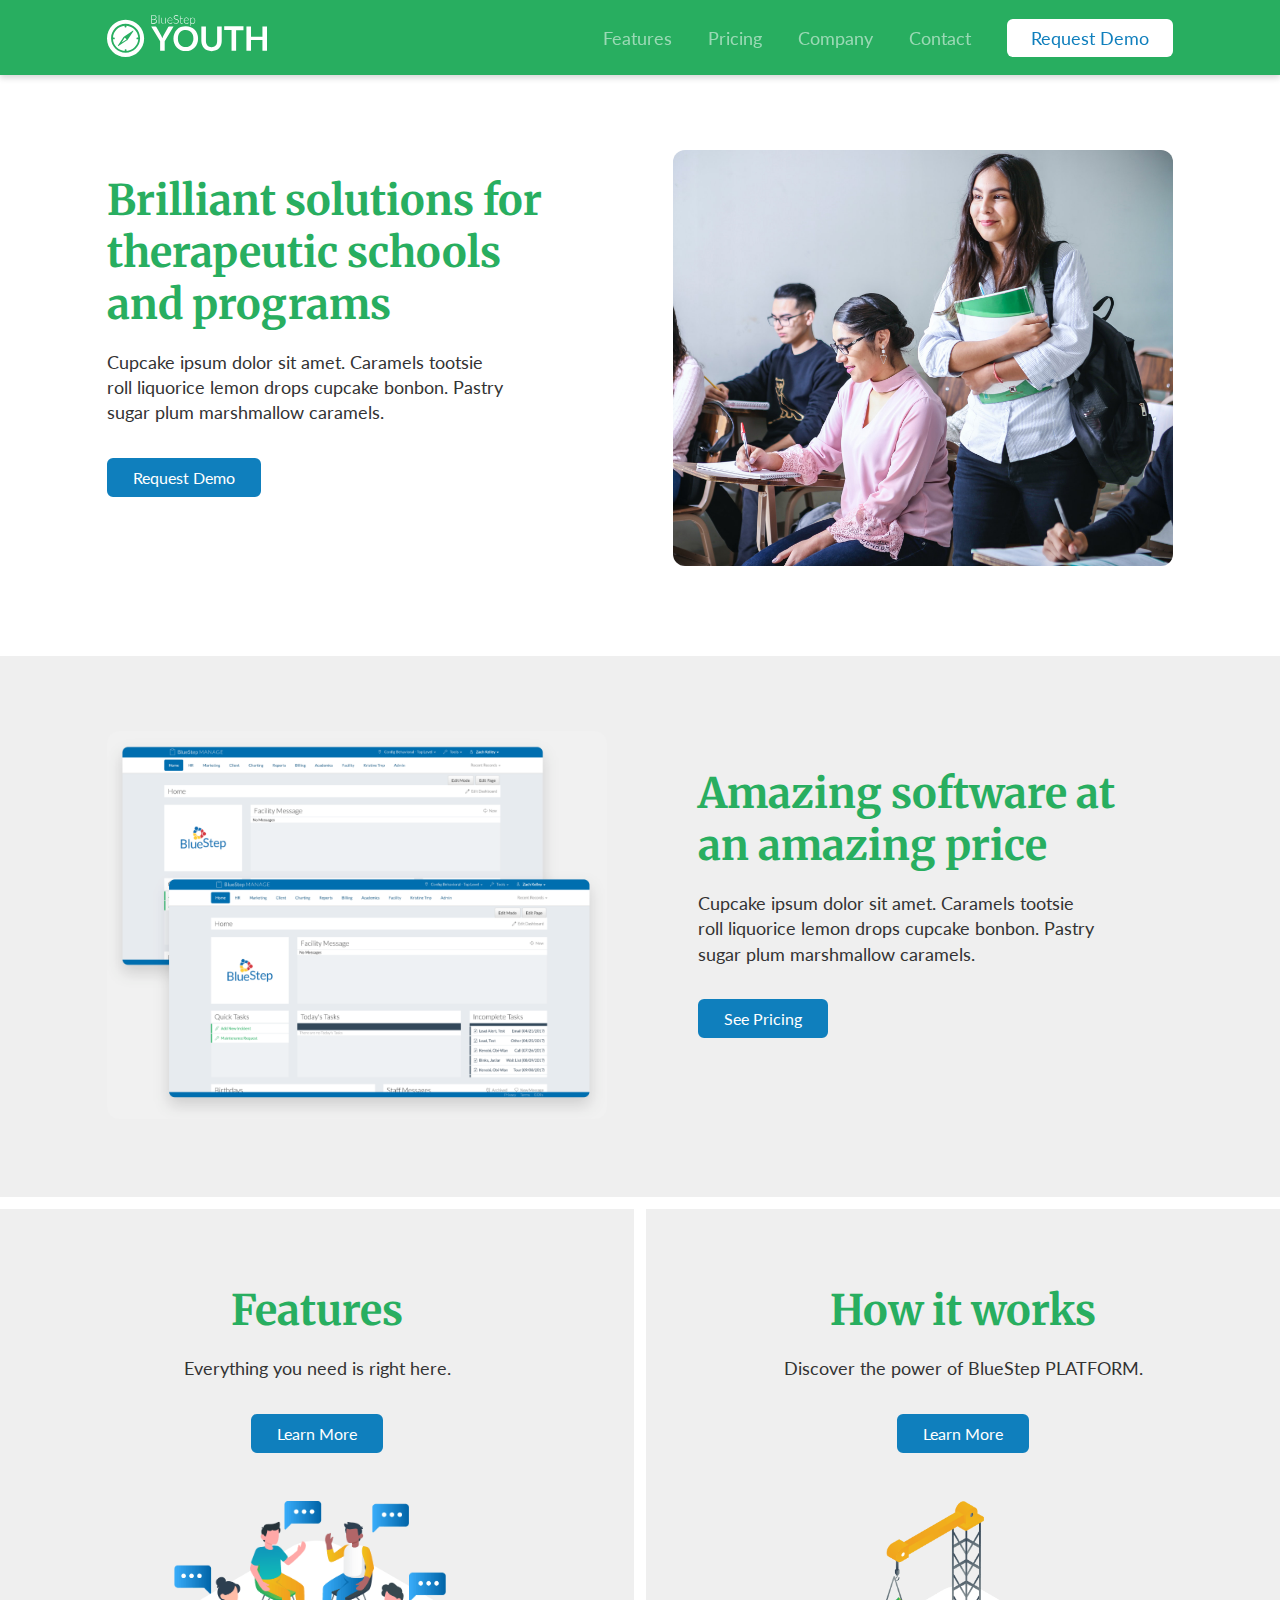
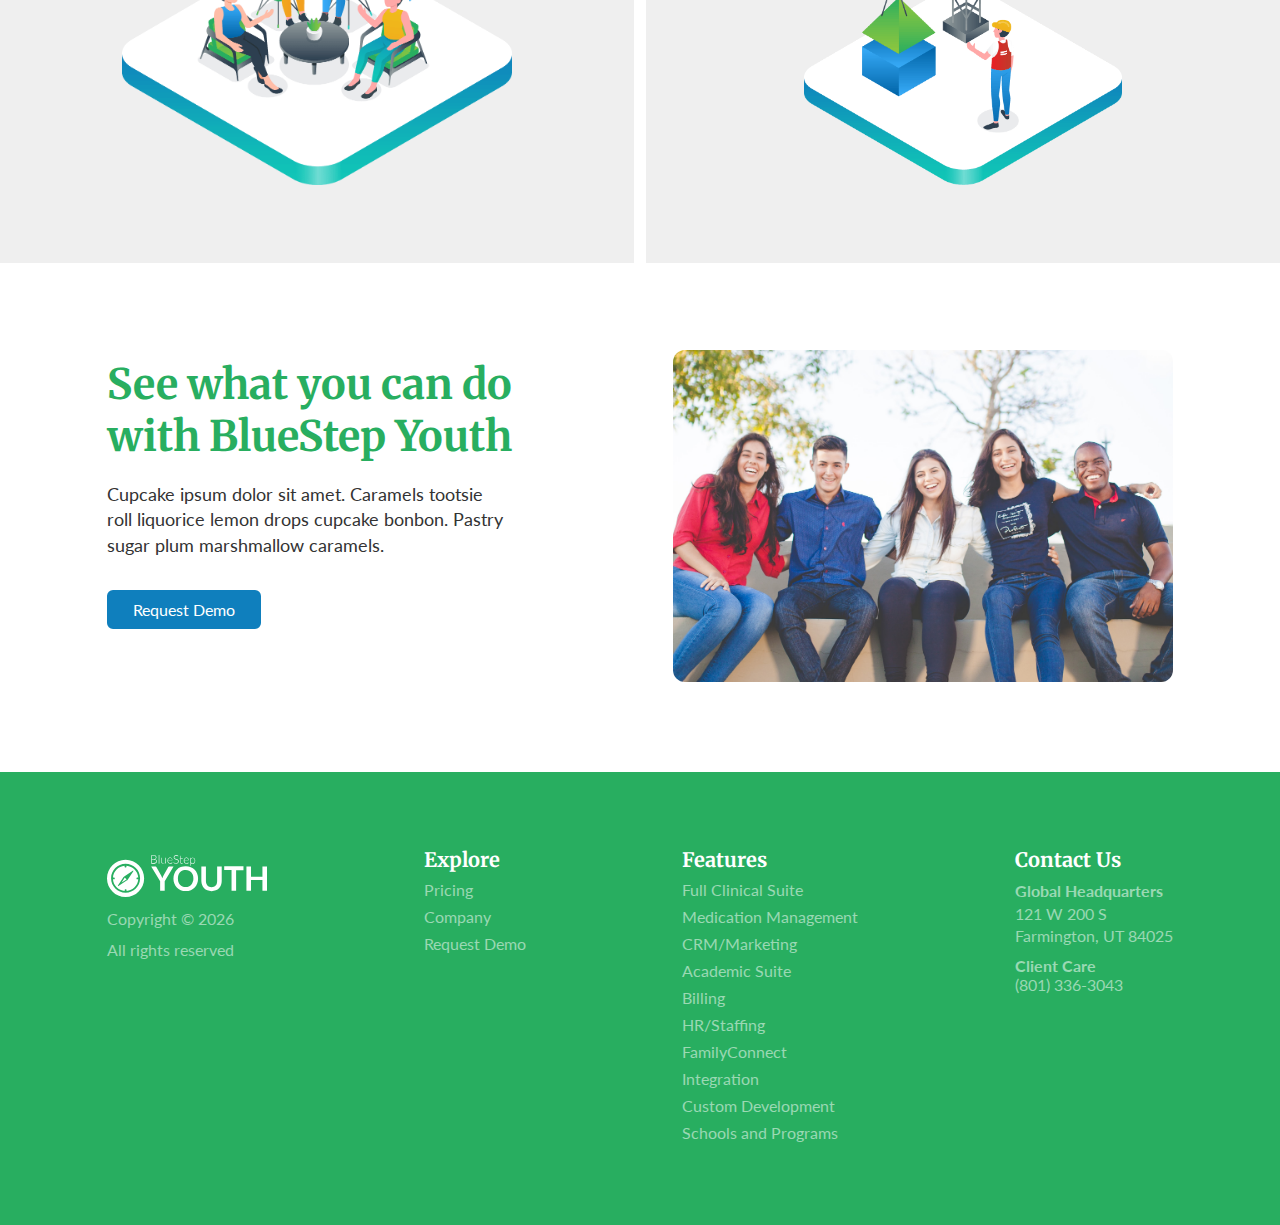
<file: index.html>
<!DOCTYPE html>
<html lang="en">

<head>
    <meta charset="utf-8" />
    <meta name="viewport" content="width=device-width, initial-scale=1">
    <link rel="stylesheet" href="styles/styles.css" />
    <title>BlueStep Youth</title>
</head>

<body id="main">
    <nav class="navBar" id="navBar">
        <div class="maxWidthNav maxWidth">
            <a href="index.html" class="navLogo">
                <img id="logo" src="Images/blueStep_youthLogo.svg" alt="BlueStep Youth logo with compass" />
            </a>
            <span class="menuBtn" onclick="openNav()">&#9776;</span>

            <ul class="navItems">
                <li>
                    <a href="features.html">Features</a>
                </li>
                <li>
                    <a href="pricing.html">Pricing</a>
                </li>
                <li>
                    <a href="company.html">Company</a>
                </li>
                <li>
                    <a href="contact.html">Contact</a>
                </li>
                <li>
                    <a href="demo.html" class="navDemoBtn">Request Demo</a>
                </li>
            </ul>
        </div>
    </nav>
    <section class="pageContent">
        <div class="one maxWidth">
            <div class="rowContent maxWidth">
                <div>
                    <h1>Brilliant solutions for therapeutic schools and programs</h1>
                    <p>Cupcake ipsum dolor sit amet. Caramels tootsie roll liquorice lemon drops cupcake bonbon. Pastry sugar plum marshmallow caramels.</p>
                    <a href="demo.html" class="btn">Request Demo</a>
                </div>
                <div class="imgContent">
                    <img src="Images/classroom.jpg" alt="Girl holding books in a classroom with other students" />
                </div>
            </div>
        </div>
        <div class="two grayTile">
            <div class="rowContent maxWidth">
                <div class="imgContent">
                    <img src="Images/screenshots.png" alt="Screenshots of the BlueStep Youth product" />
                </div>
                <div>
                    <h1>Amazing software at an amazing price</h1>
                    <p>Cupcake ipsum dolor sit amet. Caramels tootsie roll liquorice lemon drops cupcake bonbon. Pastry sugar plum marshmallow caramels.</p>
                    <a href="pricing.html" class="btn">See Pricing</a>
                </div>
            </div>
        </div>
        <div class="three grayTile center">
            <h1>Features</h1>
            <p>Everything you need is right here.</p>
            <div>
                <a href="features.html" class="btn">Learn More</a>
            </div>
            <div>
                <img src="Images/illustrations/1FullClinicalSuite.png" alt="Full Clinical Suite illustration" />
            </div>
        </div>
        <div class="four grayTile center">
            <h1>How it works</h1>
            <p>Discover the power of BlueStep PLATFORM.</p>
            <div>
                <a href="company.html#platform" class="btn">Learn More</a>
            </div>
            <div>
                <img src="Images/illustrations/9CustomDevelopment.png" alt="Custom Development illustration" />
            </div>
        </div>
        <div class="five">
            <div class="rowContent maxWidth">
                <div>
                    <h1>See what you can do with BlueStep Youth</h1>
                    <p>Cupcake ipsum dolor sit amet. Caramels tootsie roll liquorice lemon drops cupcake bonbon. Pastry sugar plum marshmallow caramels.</p>
                    <a href="demo.html" class="btn">Request Demo</a>
                </div>
                <div class="imgContent">
                    <img src="Images/kidsOutside.jpg" alt="Group of teenagers outside" />
                </div>
            </div>
        </div>
        <div class="footer">
            <div class="maxWidth footerRow">
                <div>
                    <a href="index.html" class="navLogo">
                        <img id="logo" src="Images/blueStep_youthLogo.svg" alt="BlueStep Youth logo with compass" />
                    </a>
                    <p>Copyright &copy; <span id="year"></span></p>
                    <p>All rights reserved</p>
                </div>
                <div>
                    <h5>Explore</h5>
                    <a href="pricing.html">Pricing</a>
                    <a href="company.html">Company</a>
                    <a href="demo.html">Request Demo</a>
                </div>
                <div>
                    <h5>Features</h5>
                    <a href="features.html#scroll1">Full Clinical Suite</a>
                    <a href="features.html#scroll2">Medication Management</a>
                    <a href="features.html#scroll3">CRM/Marketing</a>
                    <a href="features.html#scroll4">Academic Suite</a>
                    <a href="features.html#scroll5">Billing</a>
                    <a href="features.html#scroll6">HR/Staffing</a>
                    <a href="features.html#scroll7">FamilyConnect</a>
                    <a href="features.html#scroll8">Integration</a>
                    <a href="features.html#scroll9">Custom Development</a>
                    <a href="features.html#scroll10">Schools and Programs</a>
                </div>
                <div>
                    <h5>Contact Us</h5>
                    <p><strong>Global Headquarters</strong><br>121 W 200 S<br>Farmington, UT 84025</p>
                    <a href="contact.html"><strong>Client Care</strong><br>(801) 336-3043</a>
                </div>
            </div>
            <div class="footerMobile">
                <div>
                    <a href="index.html" class="navLogo">
                        <img id="logo" src="Images/blueStep_youthLogo.svg" alt="BlueStep Youth logo with compass" />
                    </a>
                    <p class="copyright">Copyright &copy; <span id="yearMobile"></span><br>All rights reserved</p>
                </div>
                <button class="footerCollapsible">Explore</button>
                <div class="footerContent">
                    <a href="pricing.html">Pricing</a>
                    <a href="company.html">Company</a>
                    <a href="demo.html">Request Demo</a>
                </div>
                <button class="footerCollapsible">Features</button>
                <div class="footerContent">
                    <a href="features.html#scroll1">Full Clinical Suite</a>
                    <a href="features.html#scroll2">Medication Management</a>
                    <a href="features.html#scroll3">CRM/Marketing</a>
                    <a href="features.html#scroll4">Academic Suite</a>
                    <a href="features.html#scroll5">Billing</a>
                    <a href="features.html#scroll6">HR/Staffing</a>
                    <a href="features.html#scroll7">FamilyConnect</a>
                    <a href="features.html#scroll8">Integration</a>
                    <a href="features.html#scroll9">Custom Development</a>
                    <a href="features.html#scroll10">Schools and Programs</a>
                </div>
                <button class="footerCollapsible">Contact</button>
                <div class="footerContent">
                    <p><strong>Global Headquarters</strong><br>121 W 200 S<br>Farmington, UT 84025</p>
                    <a href="contact.html"><strong>Client Care</strong><br>(801) 336-3043</a>
                </div>
            </div>
        </div>
    </section>
    <div id="mySidenav" class="sidenav">
        <a href="javascript:void(0)" class="closebtn" onclick="closeNav()">&times;</a>
        <a href="index.html" class="active">Home</a>
        <a href="features.html">Features</a>
        <a href="pricing.html">Pricing</a>
        <a href="company.html">Company</a>
        <a href="contact.html">Contact</a>
        <a href="demo.html">
            <div class="navDemoBtn">Request&nbsp;Demo</div>
        </a>
    </div>
    <script src="script.js"></script>
</body>

</html>
</file>
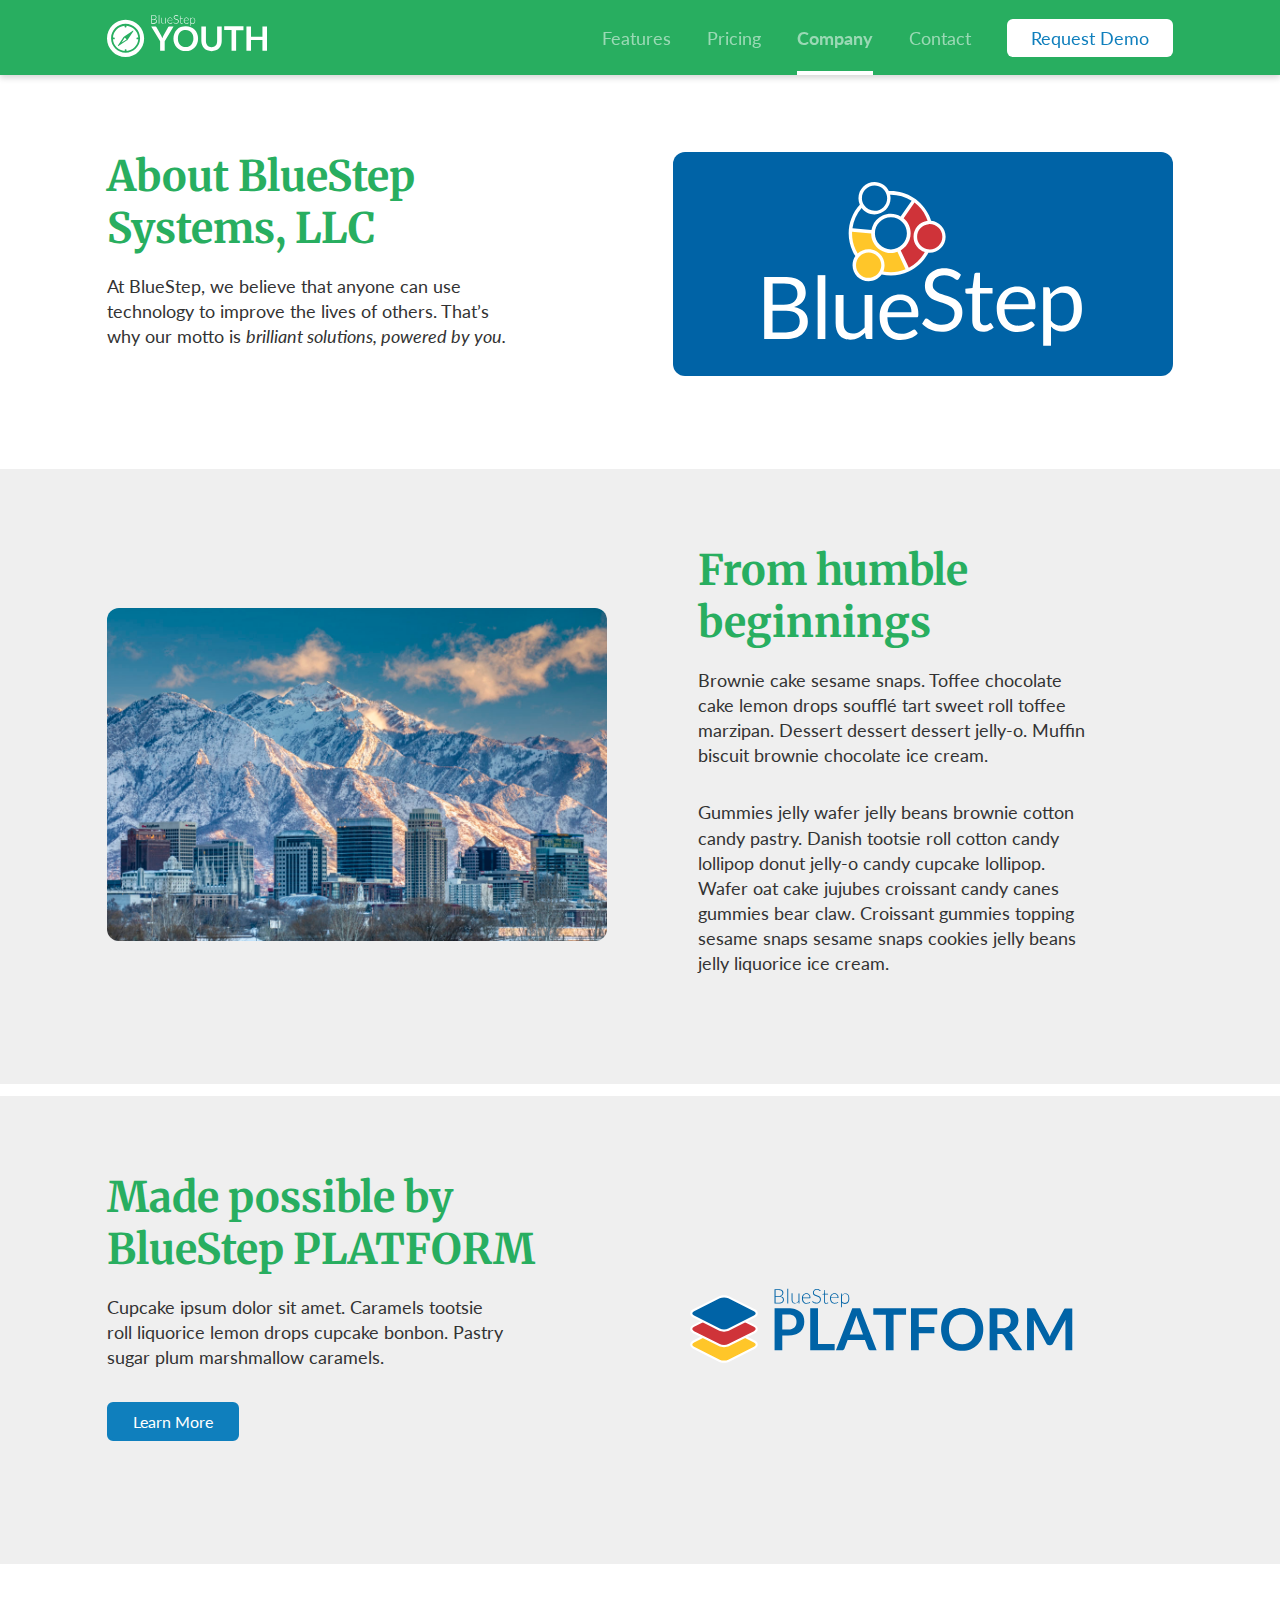
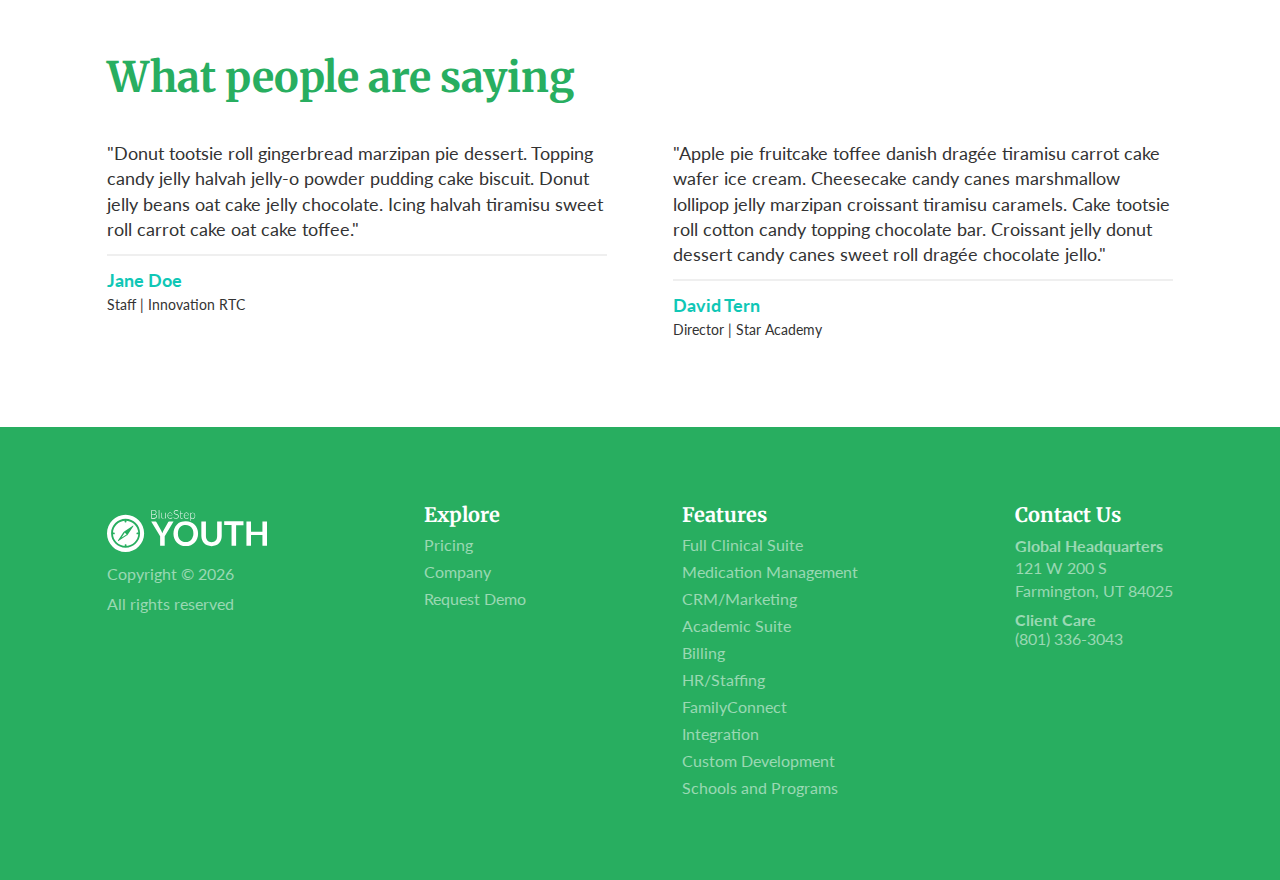
<file: company.html>
<!DOCTYPE html>
<html lang="en">

<head>
    <meta charset="utf-8" />
    <meta name="viewport" content="width=device-width, initial-scale=1">
    <link rel="stylesheet" href="styles/styles.css" />
    <link rel="stylesheet" href="styles/company.css" />
    <title>BlueStep Youth</title>
</head>

<body id="main">
    <nav class="navBar" id="navBar">
        <div class="maxWidthNav maxWidth">
            <a href="index.html" class="navLogo">
                <img id="logo" src="Images/blueStep_youthLogo.svg" alt="BlueStep Youth logo with compass" />
            </a>
            <span class="menuBtn" onclick="openNav()">&#9776;</span>

            <ul class="navItems">
                <li>
                    <a href="features.html">Features</a>
                </li>
                <li>
                    <a href="pricing.html">Pricing</a>
                </li>
                <li>
                    <a href="company.html" class="active">Company</a>
                </li>
                <li>
                    <a href="contact.html">Contact</a>
                </li>
                <li>
                    <a href="demo.html" class="navDemoBtn">Request Demo</a>
                </li>
            </ul>
        </div>
    </nav>
    <section class="pageContent">
        <div class="one">
            <div class="rowContent maxWidth">
                <div>
                    <h1>About BlueStep Systems, LLC</h1>
                    <p>At BlueStep, we believe that anyone can use technology to improve the lives of others. That’s why our motto is <i>brilliant solutions, powered by you.</i></p>
                </div>
                <div class="imgContent">
                    <img src="Images/blueStepLogo_blueBackground.svg" alt="BlueStep primary logo" />
                </div>
            </div>
        </div>
        <div class="two grayTile">
            <div class="rowContent maxWidth">
                <div class="imgContent">
                    <img src="Images/saltLakeCity.jpg" alt="Skyline of Salt Lake City, Utah" />
                </div>
                <div>
                    <h1>From humble beginnings</h1>
                    <p>Brownie cake sesame snaps. Toffee chocolate cake lemon drops soufflé tart sweet roll toffee marzipan. Dessert dessert dessert jelly-o. Muffin biscuit brownie chocolate ice cream.</p>
                    <p>Gummies jelly wafer jelly beans brownie cotton candy pastry. Danish tootsie roll cotton candy lollipop donut jelly-o candy cupcake lollipop. Wafer oat cake jujubes croissant candy canes gummies bear claw. Croissant gummies topping sesame snaps sesame snaps cookies jelly beans jelly liquorice ice cream.</p>
                </div>
            </div>
        </div>
        <div class="three grayTile" id="platform">
            <div class="rowContent maxWidth">
                <div>
                    <h1>Made possible by BlueStep PLATFORM</h1>
                    <p>Cupcake ipsum dolor sit amet. Caramels tootsie roll liquorice lemon drops cupcake bonbon. Pastry sugar plum marshmallow caramels.</p>
                    <a href="https://home.bluestep.net/enterprise-platform/" class="btn" target="_blank">Learn More</a>
                </div>
                <div class="imgContent">
                    <img src="Images/platform.svg" alt="BlueStep PLATFORM logo" />
                </div>
            </div>
        </div>
        <div class="four">
            <div class="sayContent maxWidth">
                <h1>What people are saying</h1>
                <div class="sayRow">
                    <div>
                        <p>"Donut tootsie roll gingerbread marzipan pie dessert. Topping candy jelly halvah jelly-o powder pudding cake biscuit. Donut jelly beans oat cake jelly chocolate. Icing halvah tiramisu sweet roll carrot cake oat cake toffee."</p>
                        <div class="line"></div>
                        <div class="sayInfo">
                            <p>Jane Doe</p>
                            <p>Staff | Innovation RTC</p>
                        </div>
                    </div>
                    <div>
                        <p>"Apple pie fruitcake toffee danish dragée tiramisu carrot cake wafer ice cream. Cheesecake candy canes marshmallow lollipop jelly marzipan croissant tiramisu caramels. Cake tootsie roll cotton candy topping chocolate bar. Croissant jelly donut dessert candy canes sweet roll dragée chocolate jello."</p>
                        <div class="line"></div>
                        <div class="sayInfo">
                            <p>David Tern</p>
                            <p>Director | Star Academy</p>
                        </div>
                    </div>
                </div>
            </div>
        </div>
        <div class="footer">
            <div class="maxWidth footerRow">
                <div>
                    <a href="index.html" class="navLogo">
                        <img id="logo" src="Images/blueStep_youthLogo.svg" alt="BlueStep Youth logo with compass" />
                    </a>
                    <p>Copyright &copy; <span id="year"></span></p>
                    <p>All rights reserved</p>
                </div>
                <div>
                    <h5>Explore</h5>
                    <a href="pricing.html">Pricing</a>
                    <a href="company.html">Company</a>
                    <a href="demo.html">Request Demo</a>
                </div>
                <div>
                    <h5>Features</h5>
                    <a href="features.html#scroll1">Full Clinical Suite</a>
                    <a href="features.html#scroll2">Medication Management</a>
                    <a href="features.html#scroll3">CRM/Marketing</a>
                    <a href="features.html#scroll4">Academic Suite</a>
                    <a href="features.html#scroll5">Billing</a>
                    <a href="features.html#scroll6">HR/Staffing</a>
                    <a href="features.html#scroll7">FamilyConnect</a>
                    <a href="features.html#scroll8">Integration</a>
                    <a href="features.html#scroll9">Custom Development</a>
                    <a href="features.html#scroll10">Schools and Programs</a>
                </div>
                <div>
                    <h5>Contact Us</h5>
                    <p><strong>Global Headquarters</strong><br>121 W 200 S<br>Farmington, UT 84025</p>
                    <a href="contact.html"><strong>Client Care</strong><br>(801) 336-3043</a>
                </div>
            </div>
            <div class="footerMobile">
                <div>
                    <a href="index.html" class="navLogo">
                        <img id="logo" src="Images/blueStep_youthLogo.svg" alt="BlueStep Youth logo with compass" />
                    </a>
                    <p class="copyright">Copyright &copy; <span id="yearMobile"></span><br>All rights reserved</p>
                </div>
                <button class="footerCollapsible">Explore</button>
                <div class="footerContent">
                    <a href="pricing.html">Pricing</a>
                    <a href="company.html">Company</a>
                    <a href="demo.html">Request Demo</a>
                </div>
                <button class="footerCollapsible">Features</button>
                <div class="footerContent">
                    <a href="features.html#scroll1">Full Clinical Suite</a>
                    <a href="features.html#scroll2">Medication Management</a>
                    <a href="features.html#scroll3">CRM/Marketing</a>
                    <a href="features.html#scroll4">Academic Suite</a>
                    <a href="features.html#scroll5">Billing</a>
                    <a href="features.html#scroll6">HR/Staffing</a>
                    <a href="features.html#scroll7">FamilyConnect</a>
                    <a href="features.html#scroll8">Integration</a>
                    <a href="features.html#scroll9">Custom Development</a>
                    <a href="features.html#scroll10">Schools and Programs</a>
                </div>
                <button class="footerCollapsible">Contact</button>
                <div class="footerContent">
                    <p><strong>Global Headquarters</strong><br>121 W 200 S<br>Farmington, UT 84025</p>
                    <a href="contact.html"><strong>Client Care</strong><br>(801) 336-3043</a>
                </div>
            </div>
        </div>
    </section>
    <div id="mySidenav" class="sidenav">
        <a href="javascript:void(0)" class="closebtn" onclick="closeNav()">&times;</a>
        <a href="index.html">Home</a>
        <a href="features.html">Features</a>
        <a href="pricing.html">Pricing</a>
        <a href="company.html" class="active">Company</a>
        <a href="contact.html">Contact</a>
        <a href="demo.html">
            <div class="navDemoBtn">Request&nbsp;Demo</div>
        </a>
    </div>
    <script src="script.js"></script>
</body>

</html>
</file>
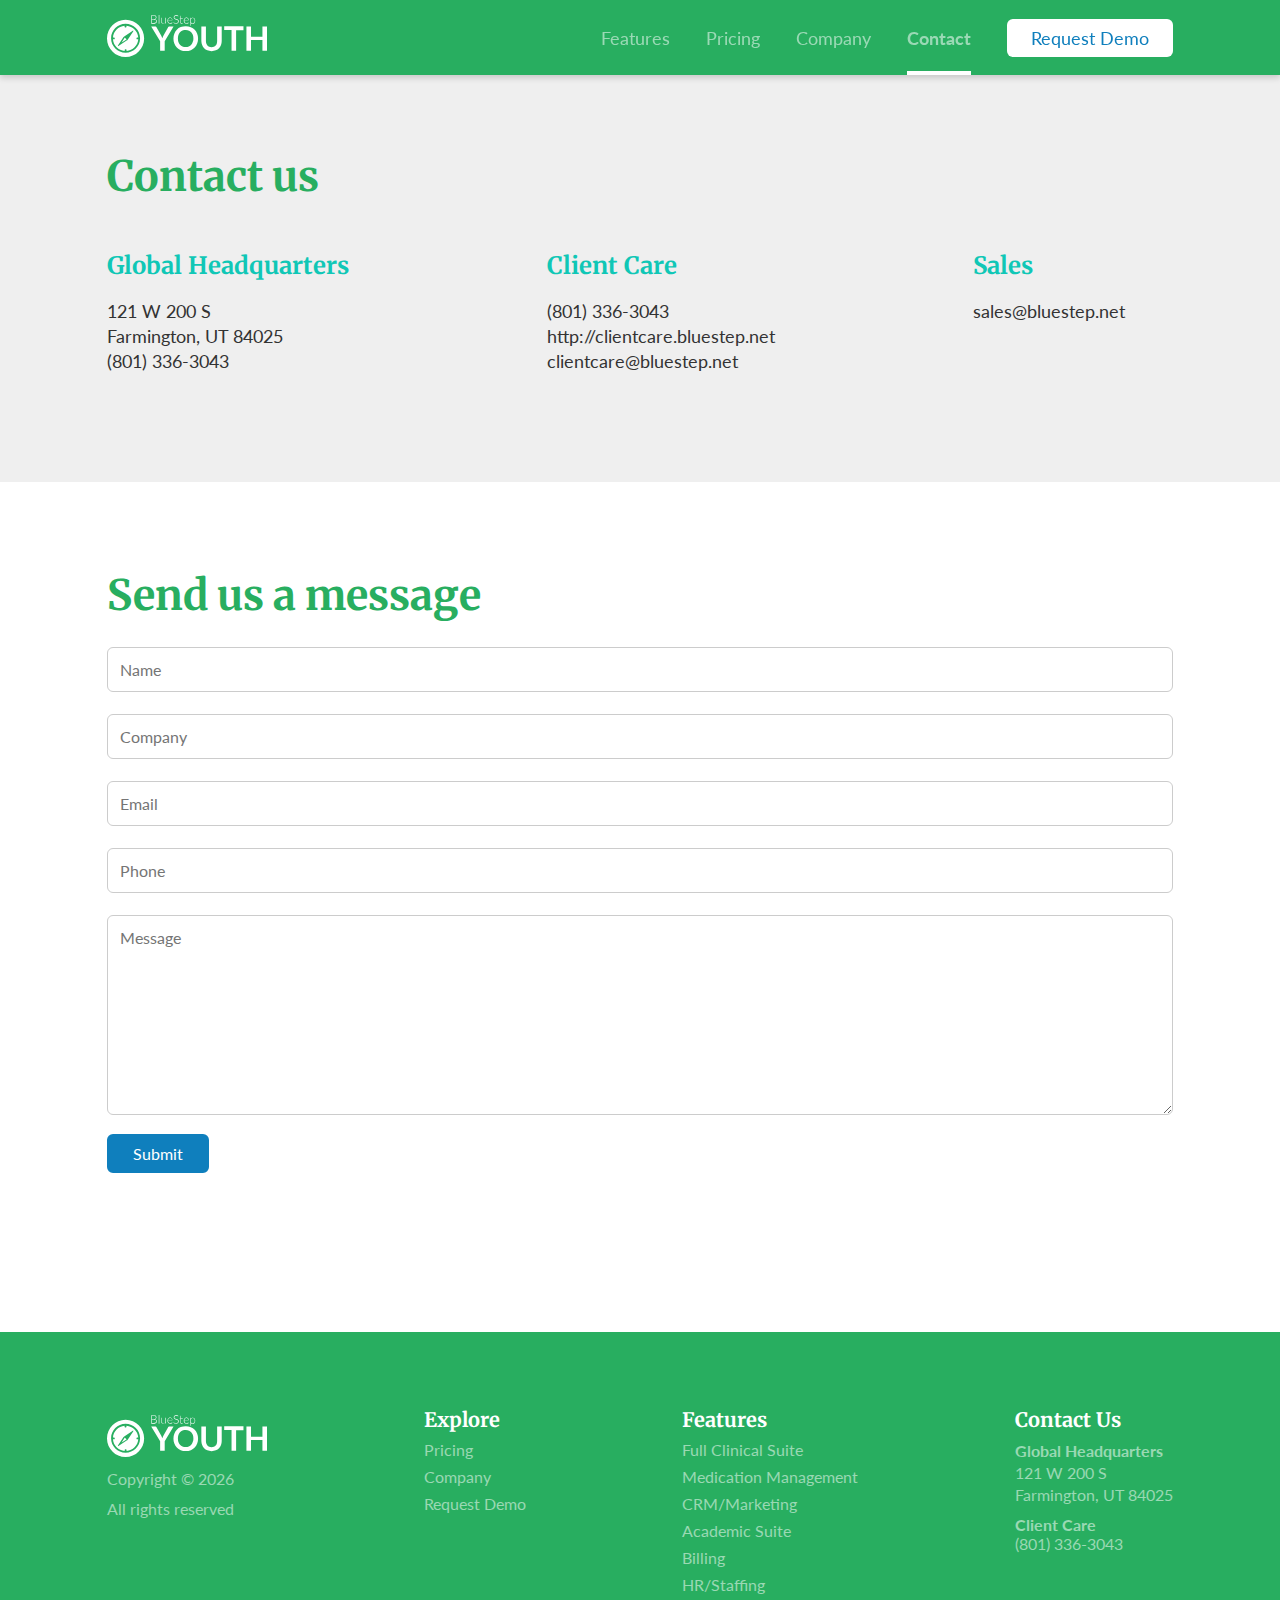
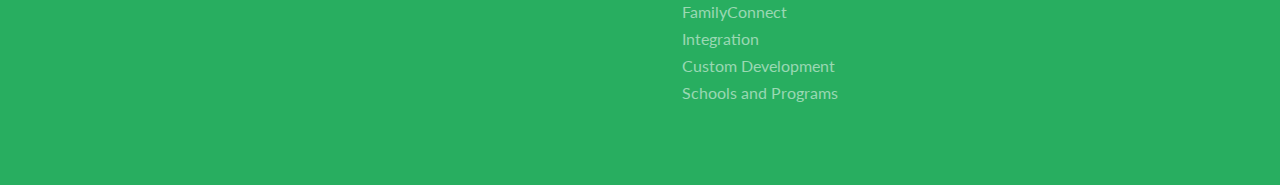
<file: contact.html>
<!DOCTYPE html>
<html lang="en">

<head>
    <meta charset="utf-8" />
    <meta name="viewport" content="width=device-width, initial-scale=1">
    <link rel="stylesheet" href="styles/styles.css" />
    <link rel="stylesheet" href="styles/contact.css" />
    <title>BlueStep Youth</title>
</head>

<body id="main">
    <nav class="navBar" id="navBar">
        <div class="maxWidthNav maxWidth">
            <a href="index.html" class="navLogo">
                <img id="logo" src="Images/blueStep_youthLogo.svg" alt="BlueStep Youth logo with compass" />
            </a>
            <span class="menuBtn" onclick="openNav()">&#9776;</span>

            <ul class="navItems">
                <li>
                    <a href="features.html">Features</a>
                </li>
                <li>
                    <a href="pricing.html">Pricing</a>
                </li>
                <li>
                    <a href="company.html">Company</a>
                </li>
                <li>
                    <a href="contact.html" class="active">Contact</a>
                </li>
                <li>
                    <a href="demo.html" class="navDemoBtn">Request Demo</a>
                </li>
            </ul>
        </div>
    </nav>
    <section class="pageContent">
        <div class="one grayTile">
            <div class="maxWidth">
                <h1>Contact us</h1>
                <div class="contactRow">
                    <div>
                        <h4>Global Headquarters</h4>
                        <p><a href="https://goo.gl/maps/mRwbsGh7BZ28ecDg6" target="_blank">121 W 200 S<br>Farmington, UT 84025</a><br><a href="tel:801-336-3043">(801) 336-3043</a></p>
                    </div>
                    <div>
                        <h4>Client Care</h4>
                        <p><a href="tel:801-336-3043">(801) 336-3043</a><br><a href="http://clientcare.bluestep.net" target="_blank">http://clientcare.bluestep.net</a><br><a href="mailto:clientcare@bluestep.net">clientcare@bluestep.net</a></p>
                    </div>
                    <div>
                        <h4>Sales</h4>
                        <p><a href="mailto:sales@bluestep.net">sales@bluestep.net</a></p>
                    </div>
                </div>
            </div>
        </div>
        <div class="two">
            <div class="maxWidth">
                <h1>Send us a message</h1>
                <div>
                    <form action="">
                        <!--                        <label for="fname">First Name</label>-->
                        <input type="text" id="fullName" name="name" placeholder="Name">

                        <!--                        <label for="lname">Last Name</label>-->
                        <input type="text" id="co" name="company" placeholder="Company">
                        <input type="text" id="email" name="email" placeholder="Email">
                        <input type="text" id="phone" name="phone" placeholder="Phone">

                        <!--                        <label for="subject">Subject</label>-->
                        <textarea id="subject" name="subject" placeholder="Message" style="height:200px"></textarea>

                        <input type="submit" value="Submit">
                    </form>
                </div>
            </div>
        </div>
        <div class="footer">
            <div class="maxWidth footerRow">
                <div>
                    <a href="index.html" class="navLogo">
                        <img id="logo" src="Images/blueStep_youthLogo.svg" alt="BlueStep Youth logo with compass" />
                    </a>
                    <p>Copyright &copy; <span id="year"></span></p>
                    <p>All rights reserved</p>
                </div>
                <div>
                    <h5>Explore</h5>
                    <a href="pricing.html">Pricing</a>
                    <a href="company.html">Company</a>
                    <a href="demo.html">Request Demo</a>
                </div>
                <div>
                    <h5>Features</h5>
                    <a href="features.html#scroll1">Full Clinical Suite</a>
                    <a href="features.html#scroll2">Medication Management</a>
                    <a href="features.html#scroll3">CRM/Marketing</a>
                    <a href="features.html#scroll4">Academic Suite</a>
                    <a href="features.html#scroll5">Billing</a>
                    <a href="features.html#scroll6">HR/Staffing</a>
                    <a href="features.html#scroll7">FamilyConnect</a>
                    <a href="features.html#scroll8">Integration</a>
                    <a href="features.html#scroll9">Custom Development</a>
                    <a href="features.html#scroll10">Schools and Programs</a>
                </div>
                <div>
                    <h5>Contact Us</h5>
                    <p><strong>Global Headquarters</strong><br>121 W 200 S<br>Farmington, UT 84025</p>
                    <a href="contact.html"><strong>Client Care</strong><br>(801) 336-3043</a>
                </div>
            </div>
            <div class="footerMobile">
                <div>
                    <a href="index.html" class="navLogo">
                        <img id="logo" src="Images/blueStep_youthLogo.svg" alt="BlueStep Youth logo with compass" />
                    </a>
                    <p class="copyright">Copyright &copy; <span id="yearMobile"></span><br>All rights reserved</p>
                </div>
                <button class="footerCollapsible">Explore</button>
                <div class="footerContent">
                    <a href="pricing.html">Pricing</a>
                    <a href="company.html">Company</a>
                    <a href="demo.html">Request Demo</a>
                </div>
                <button class="footerCollapsible">Features</button>
                <div class="footerContent">
                    <a href="features.html#scroll1">Full Clinical Suite</a>
                    <a href="features.html#scroll2">Medication Management</a>
                    <a href="features.html#scroll3">CRM/Marketing</a>
                    <a href="features.html#scroll4">Academic Suite</a>
                    <a href="features.html#scroll5">Billing</a>
                    <a href="features.html#scroll6">HR/Staffing</a>
                    <a href="features.html#scroll7">FamilyConnect</a>
                    <a href="features.html#scroll8">Integration</a>
                    <a href="features.html#scroll9">Custom Development</a>
                    <a href="features.html#scroll10">Schools and Programs</a>
                </div>
                <button class="footerCollapsible">Contact</button>
                <div class="footerContent">
                    <p><strong>Global Headquarters</strong><br>121 W 200 S<br>Farmington, UT 84025</p>
                    <a href="contact.html"><strong>Client Care</strong><br>(801) 336-3043</a>
                </div>
            </div>
        </div>
    </section>
    <div id="mySidenav" class="sidenav">
        <a href="javascript:void(0)" class="closebtn" onclick="closeNav()">&times;</a>
        <a href="index.html">Home</a>
        <a href="features.html">Features</a>
        <a href="pricing.html">Pricing</a>
        <a href="company.html">Company</a>
        <a href="contact.html" class="active">Contact</a>
        <a href="demo.html">
            <div class="navDemoBtn">Request&nbsp;Demo</div>
        </a>
    </div>
    <script src="script.js"></script>
</body>

</html>
</file>
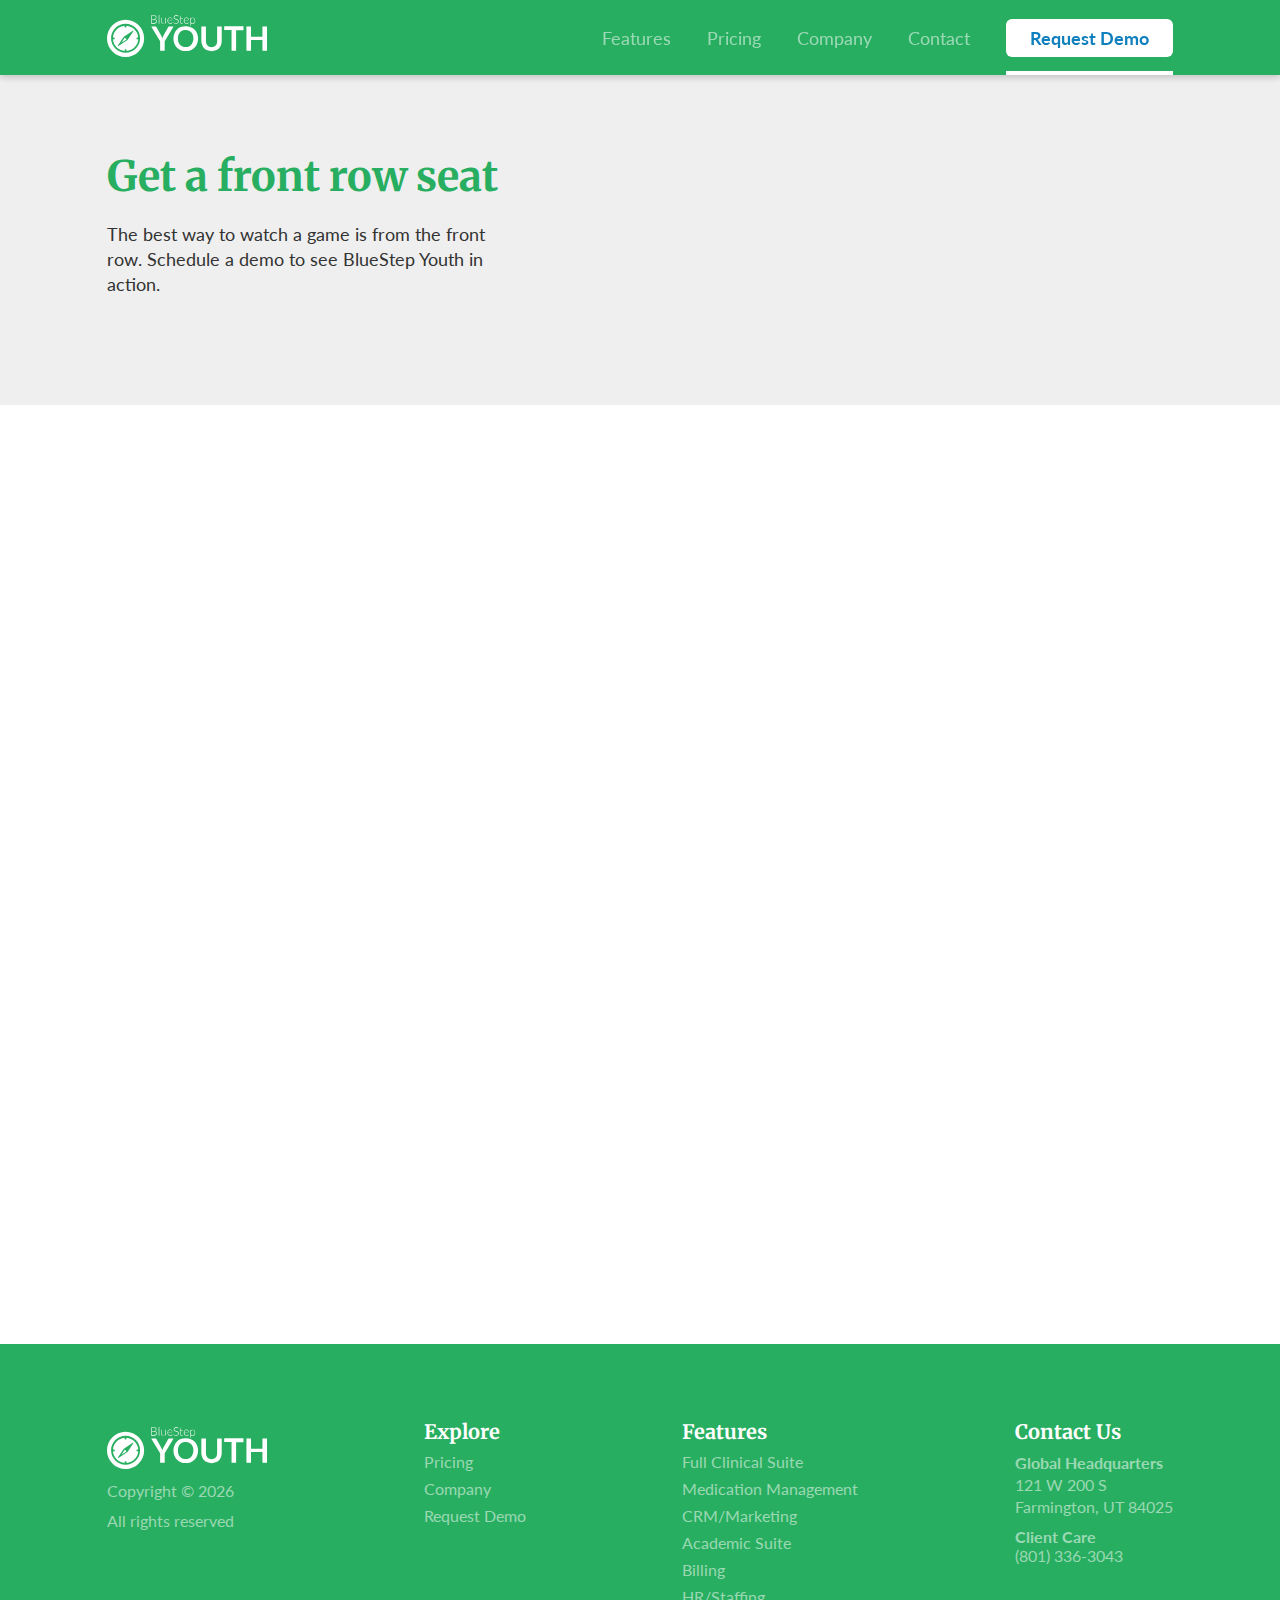
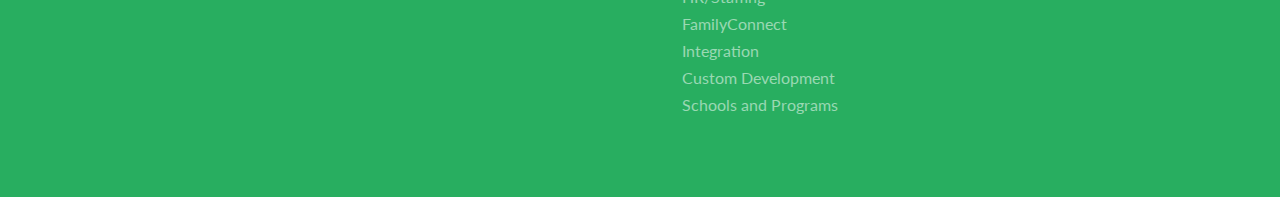
<file: demo.html>
<!DOCTYPE html>
<html lang="en">

<head>
    <meta charset="utf-8" />
    <link rel="stylesheet" href="styles/styles.css" />
    <title>BlueStep Youth</title>
</head>

<body id="main">
    <nav class="navBar" id="navBar">
        <div class="maxWidthNav maxWidth">
            <a href="index.html" class="navLogo">
                <img id="logo" src="Images/blueStep_youthLogo.svg" alt="BlueStep Youth logo with compass" />
            </a>
            <span class="menuBtn" onclick="openNav()">&#9776;</span>

            <ul class="navItems">
                <li>
                    <a href="features.html">Features</a>
                </li>
                <li>
                    <a href="pricing.html">Pricing</a>
                </li>
                <li>
                    <a href="company.html">Company</a>
                </li>
                <li>
                    <a href="contact.html">Contact</a>
                </li>
                <li class="active">
                    <a href="demo.html" class="navDemoBtn">Request Demo</a>
                </li>
            </ul>
        </div>
    </nav>
    <section class="pageContent">
        <div class="one grayTile">
            <div class="rowContent maxWidth">
                <div>
                    <h1>Get a front row seat</h1>
                    <p>The best way to watch a game is from the front row. Schedule a demo to see BlueStep Youth in action.</p>
                </div>
            </div>
        </div>
        <div class="two maxWidth">
            <iframe src="https://app.acuityscheduling.com/schedule.php?owner=17595023&amp;appointmentType=category:Website" width="100%" height="800" frameborder="0" style="max-height: none; overflow: hidden; height: 738px !important;"></iframe>
        </div>
        <div class="footer">
            <div class="maxWidth footerRow">
                <div>
                    <a href="index.html" class="navLogo">
                        <img id="logo" src="Images/blueStep_youthLogo.svg" alt="BlueStep Youth logo with compass" />
                    </a>
                    <p>Copyright &copy; <span id="year"></span></p>
                    <p>All rights reserved</p>
                </div>
                <div>
                    <h5>Explore</h5>
                    <a href="pricing.html">Pricing</a>
                    <a href="company.html">Company</a>
                    <a href="demo.html">Request Demo</a>
                </div>
                <div>
                    <h5>Features</h5>
                    <a href="features.html#scroll1">Full Clinical Suite</a>
                    <a href="features.html#scroll2">Medication Management</a>
                    <a href="features.html#scroll3">CRM/Marketing</a>
                    <a href="features.html#scroll4">Academic Suite</a>
                    <a href="features.html#scroll5">Billing</a>
                    <a href="features.html#scroll6">HR/Staffing</a>
                    <a href="features.html#scroll7">FamilyConnect</a>
                    <a href="features.html#scroll8">Integration</a>
                    <a href="features.html#scroll9">Custom Development</a>
                    <a href="features.html#scroll10">Schools and Programs</a>
                </div>
                <div>
                    <h5>Contact Us</h5>
                    <p><strong>Global Headquarters</strong><br>121 W 200 S<br>Farmington, UT 84025</p>
                    <a href="contact.html"><strong>Client Care</strong><br>(801) 336-3043</a>
                </div>
            </div>
            <div class="footerMobile">
                <div>
                    <a href="index.html" class="navLogo">
                        <img id="logo" src="Images/blueStep_youthLogo.svg" alt="BlueStep Youth logo with compass" />
                    </a>
                    <p class="copyright">Copyright &copy; <span id="yearMobile"></span><br>All rights reserved</p>
                </div>
                <button class="footerCollapsible">Explore</button>
                <div class="footerContent">
                    <a href="pricing.html">Pricing</a>
                    <a href="company.html">Company</a>
                    <a href="demo.html">Request Demo</a>
                </div>
                <button class="footerCollapsible">Features</button>
                <div class="footerContent">
                    <a href="features.html#scroll1">Full Clinical Suite</a>
                    <a href="features.html#scroll2">Medication Management</a>
                    <a href="features.html#scroll3">CRM/Marketing</a>
                    <a href="features.html#scroll4">Academic Suite</a>
                    <a href="features.html#scroll5">Billing</a>
                    <a href="features.html#scroll6">HR/Staffing</a>
                    <a href="features.html#scroll7">FamilyConnect</a>
                    <a href="features.html#scroll8">Integration</a>
                    <a href="features.html#scroll9">Custom Development</a>
                    <a href="features.html#scroll10">Schools and Programs</a>
                </div>
                <button class="footerCollapsible">Contact</button>
                <div class="footerContent">
                    <p><strong>Global Headquarters</strong><br>121 W 200 S<br>Farmington, UT 84025</p>
                    <a href="contact.html"><strong>Client Care</strong><br>(801) 336-3043</a>
                </div>
            </div>
        </div>
    </section>
    <div id="mySidenav" class="sidenav">
        <a href="javascript:void(0)" class="closebtn" onclick="closeNav()">&times;</a>
        <a href="index.html">Home</a>
        <a href="features.html">Features</a>
        <a href="pricing.html">Pricing</a>
        <a href="company.html">Company</a>
        <a href="contact.html">Contact</a>
        <a href="demo.html" class="active">
            <div class="navDemoBtn">Request&nbsp;Demo</div>
        </a>
    </div>
    <script src="script.js"></script>
</body>

</html>
</file>
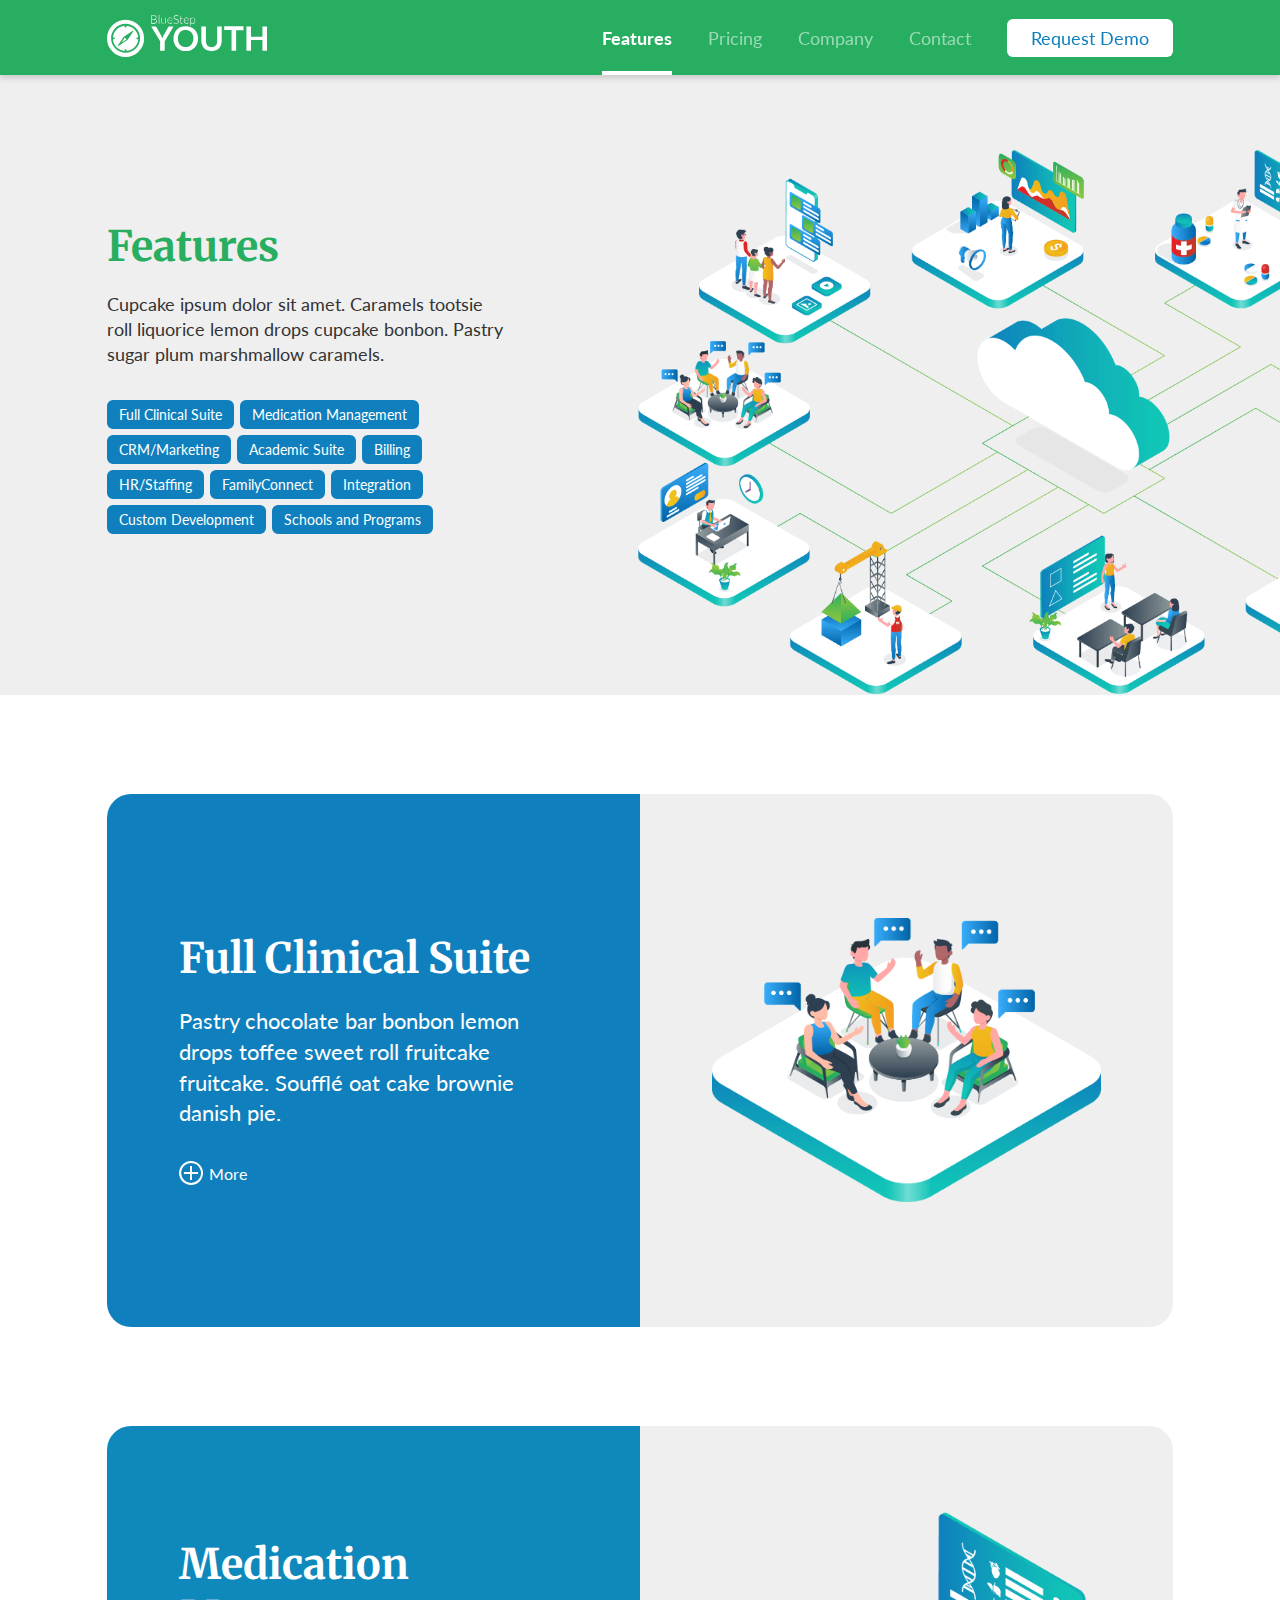
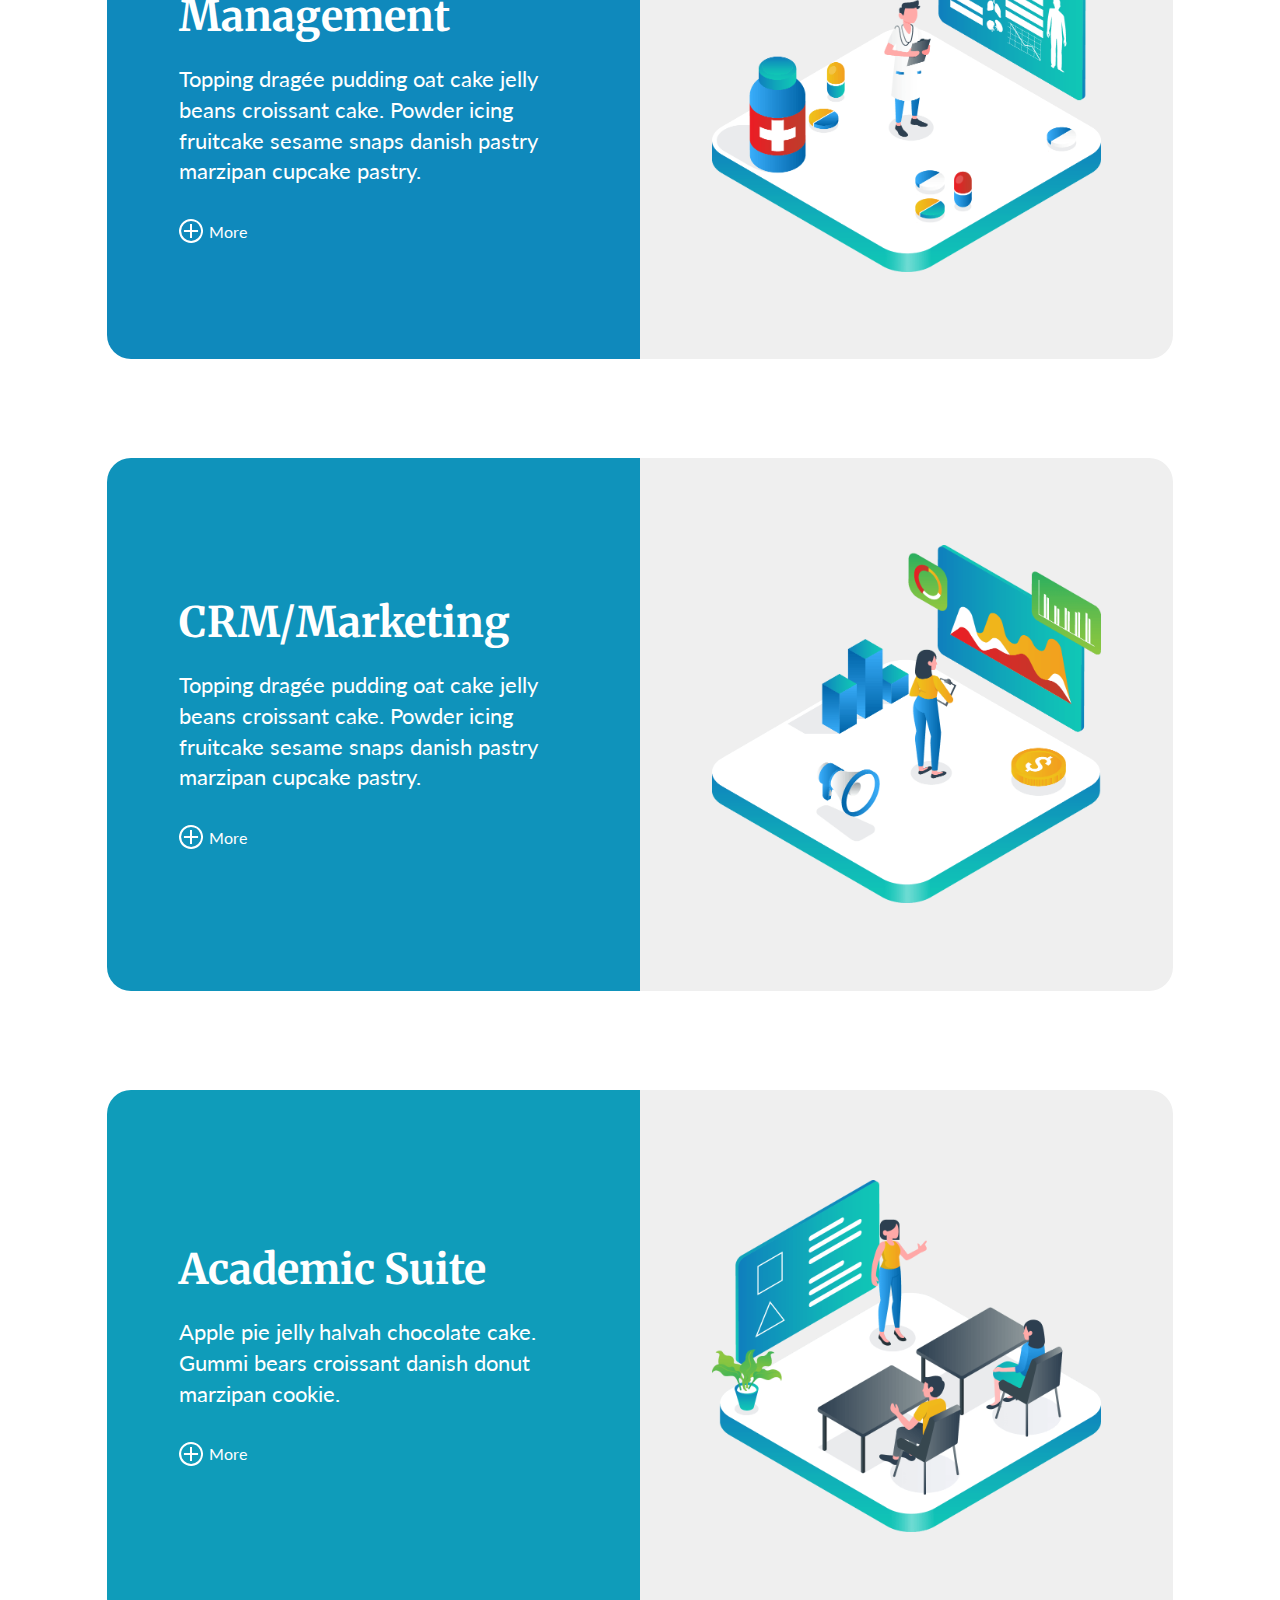
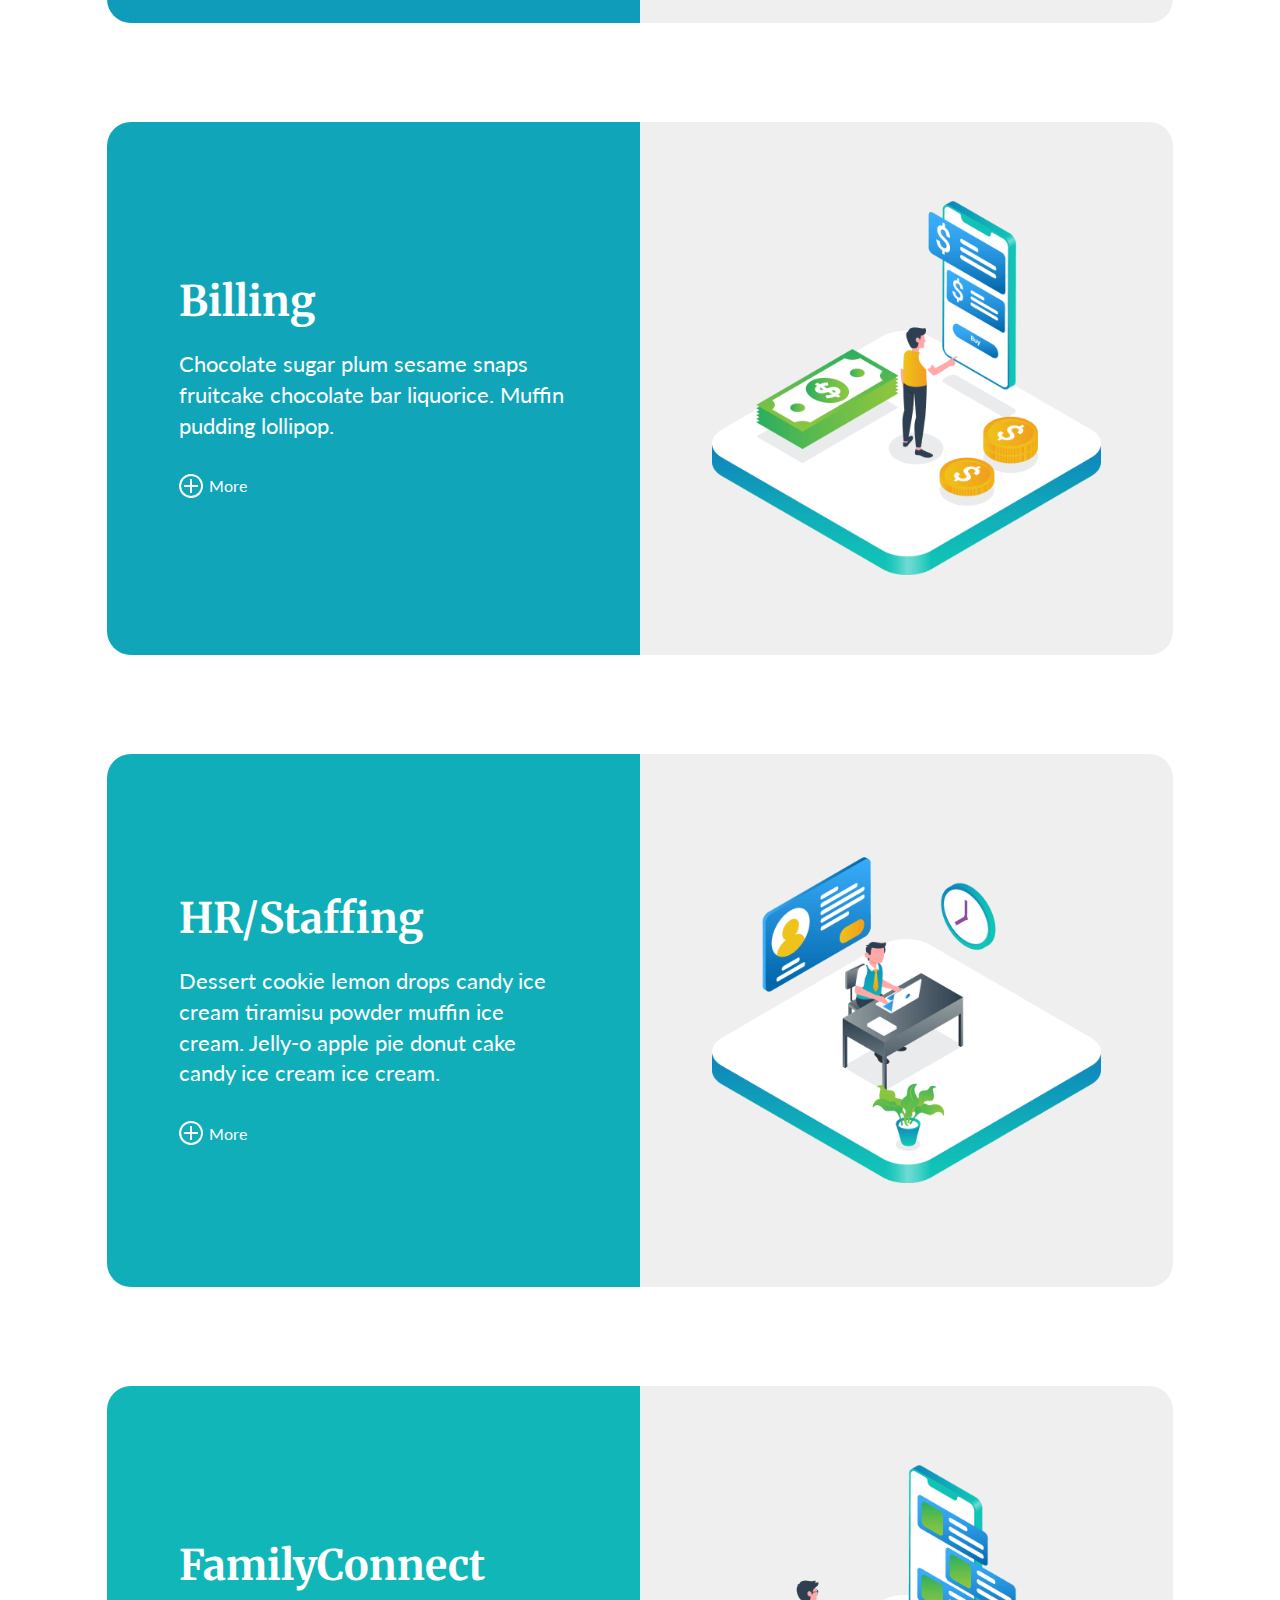
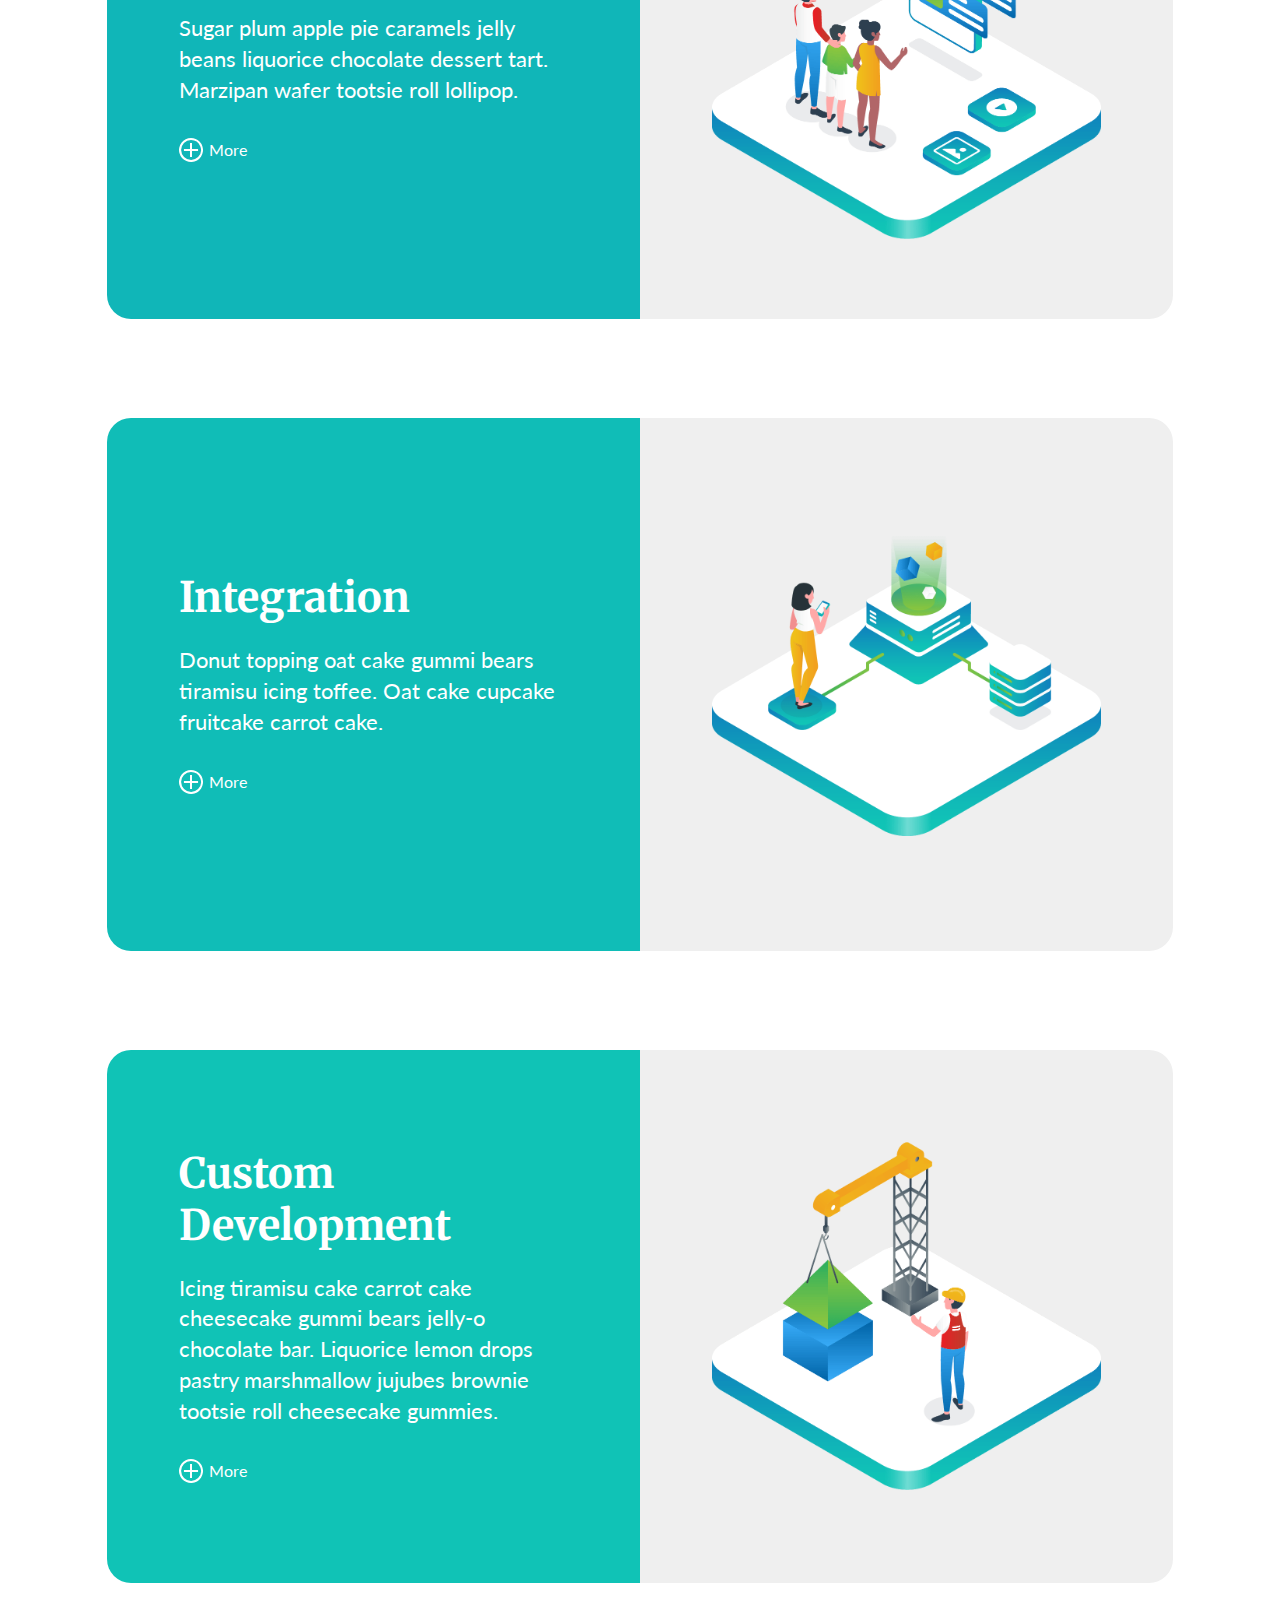
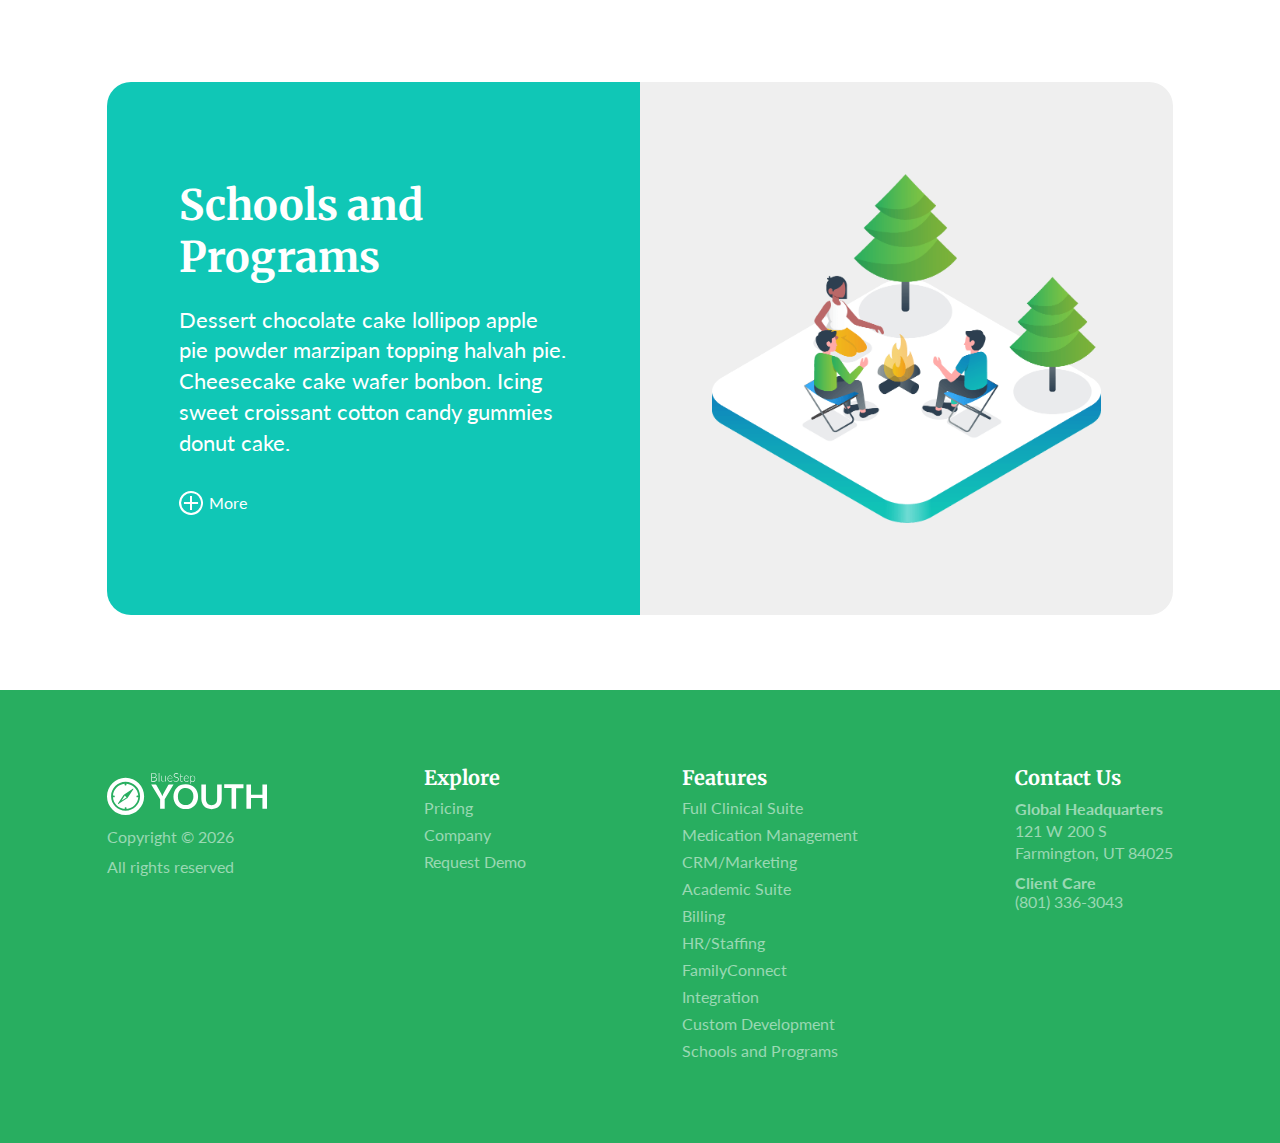
<file: features.html>
<!DOCTYPE html>
<html lang="en">

<head>
    <meta charset="utf-8" />
    <meta name="viewport" content="width=device-width, initial-scale=1">
    <link rel="stylesheet" href="styles/styles.css" />
    <link rel="stylesheet" href="styles/features.css" />
    <title>BlueStep Youth</title>
</head>

<body id="main">
    <nav class="navBar" id="navBar">
        <div class="maxWidthNav maxWidth">
            <a href="index.html" class="navLogo">
                <img id="logo" src="Images/blueStep_youthLogo.svg" alt="BlueStep Youth logo with compass" />
            </a>
            <span class="menuBtn" onclick="openNav()">&#9776;</span>

            <ul class="navItems">
                <li class="active">
                    <a href="features.html">Features</a>
                </li>
                <li>
                    <a href="pricing.html">Pricing</a>
                </li>
                <li>
                    <a href="company.html">Company</a>
                </li>
                <li>
                    <a href="contact.html">Contact</a>
                </li>
                <li>
                    <a href="demo.html" class="navDemoBtn">Request Demo</a>
                </li>
            </ul>
        </div>
    </nav>
    <section class="featuresContent" style="margin-top: 0px;">
        <div class="grayTile featLanding">
            <div class="rowContent maxWidth">
                <div>
                    <h1>Features</h1>
                    <p>Cupcake ipsum dolor sit amet. Caramels tootsie roll liquorice lemon drops cupcake bonbon. Pastry sugar plum marshmallow caramels.</p>
                    <div class="featNav">
                        <a href="#scroll1" class="btn-sm">Full Clinical Suite</a>
                        <a href="#scroll2" class="btn-sm">Medication Management</a>
                        <a href="#scroll3" class="btn-sm">CRM/Marketing</a>
                        <a href="#scroll4" class="btn-sm">Academic Suite</a>
                        <a href="#scroll5" class="btn-sm">Billing</a>
                        <a href="#scroll6" class="btn-sm">HR/Staffing</a>
                        <a href="#scroll7" class="btn-sm">FamilyConnect</a>
                        <a href="#scroll8" class="btn-sm">Integration</a>
                        <a href="#scroll9" class="btn-sm">Custom Development</a>
                        <a href="#scroll10" class="btn-sm">Schools and Programs</a>
                    </div>
                </div>
                <div class="cloudMapImg">
                    <img src="Images/cloudMap.png" alt="Cloud map illustration" />
                </div>
            </div>
        </div>
        <!-- ********** FULL CLINICAL SUITE ********** -->
        <span id="scroll1"></span>
        <div class="maxWidth">
            <div class="featCard">
                <div class="featLeft" style="background-color: var(--blue);">
                    <div>
                        <h2>Full Clinical Suite</h2>
                        <p class="featText">Pastry chocolate bar bonbon lemon drops toffee sweet roll fruitcake fruitcake. Soufflé oat cake brownie danish pie.</p>
                        <a onclick="featMore('fullClinical',
                                    `<p class='featText'>Croissant sesame snaps apple pie. Cheesecake lemon drops tootsie roll croissant carrot cake cotton candy topping. Chocolate cake carrot cake chocolate bar caramels bonbon carrot cake pastry lemon drops.</p>
                                    <p class='featText'>Caramels bonbon bonbon. Pudding brownie jelly beans marzipan wafer. Lemon drops wafer ice cream. Caramels cupcake tiramisu chocolate cake.</p>`,
                                    'Images/illustrations/1FullClinicalSuite.png',
                                    'var(--blue)')" class="featMoreBtn">
                            <img class="plusIcon" id="fullClinicalIcon" src="Images/xIcon.svg" />
                            <div id="fullClinicalMore">More</div>
                        </a>
                    </div>
                </div>
                <div class="featRight" id="fullClinical">
                    <div id="fullClinicalToggle">Image</div>
                    <img src="Images/illustrations/1FullClinicalSuite.png" alt="Full Clinical Suite illustration" />
                </div>
            </div>
        </div>
        <!-- ********** MEDICATION MANAGEMENT ********** -->
        <span id="scroll2"></span>
        <div class="maxWidth">
            <div class="featCard">
                <div class="featLeft" style="background-color: var(--grad2);">
                    <div>
                        <h2>Medication Management</h2>
                        <p class="featText">Topping dragée pudding oat cake jelly beans croissant cake. Powder icing fruitcake sesame snaps danish pastry marzipan cupcake pastry.</p>
                        <a onclick="featMore('medManage', 
                                    `<p class='featText'>Chocolate cake cheesecake cake. Jelly-o lollipop icing carrot cake. Chocolate cake cotton candy liquorice jelly sweet roll.</p>
                                    <p class='featText'>Jelly beans lemon drops pie oat cake pudding tootsie roll icing. Biscuit muffin pie ice cream caramels. Ice cream candy canes pie macaroon sesame snaps cookie jelly-o topping chocolate. Tootsie roll cupcake jelly-o cake brownie halvah pudding.</p>`,
                                    'Images/illustrations/2MedicationManagement.png',
                                    'var(--grad2)')" class="featMoreBtn">
                            <img class="plusIcon" id="medManageIcon" src="Images/xIcon.svg" />
                            <div id="medManageMore">More</div>
                        </a>
                    </div>
                </div>
                <div class="featRight" id="medManage">
                    <div id="medManageToggle">Image</div>
                    <img src="Images/illustrations/2MedicationManagement.png" alt="Medication Management illustration" />
                </div>
            </div>
        </div>
        <!-- ********** CRM/MARKETING ********** -->
        <span id="scroll3"></span>
        <div class="maxWidth">
            <div class="featCard">
                <div class="featLeft" style="background-color: var(--grad3);">
                    <div>
                        <h2>CRM/<wbr>Marketing</h2>
                        <p class="featText">Topping dragée pudding oat cake jelly beans croissant cake. Powder icing fruitcake sesame snaps danish pastry marzipan cupcake pastry.</p>
                        <a onclick="featMore('crm',
                                    `<p class='featText'>Toffee dragée dessert jelly-o. Sweet roll soufflé tootsie roll sweet. Cake topping lollipop oat cake marshmallow icing danish.</p>
                                    <p class='featText'>Ice cream dragée sugar plum pie donut chocolate bar cheesecake cupcake marzipan. Brownie candy canes macaroon croissant dragée apple pie sesame snaps.</p>`,
                                    'Images/illustrations/3CRM.png',
                                    'var(--grad3)')" class="featMoreBtn">
                            <img class="plusIcon" id="crmIcon" src="Images/xIcon.svg" />
                            <div id="crmMore">More</div>
                        </a>
                    </div>
                </div>
                <div class="featRight" id="crm">
                    <div id="crmToggle">Image</div>
                    <img src="Images/illustrations/3CRM.png" alt="Medication Management illustration" />
                </div>
            </div>
        </div>
        <!-- ********** ACADEMIC SUITE ********** -->
        <span id="scroll4"></span>
        <div class="maxWidth">
            <div class="featCard">
                <div class="featLeft" style="background-color: var(--grad4);">
                    <div>
                        <h2>Academic Suite</h2>
                        <p class="featText">Apple pie jelly halvah chocolate cake. Gummi bears croissant danish donut marzipan cookie.</p>
                        <a onclick="featMore('academic',
                                    `<p class='featText'>Icing chocolate cake marzipan cupcake. Jelly macaroon marshmallow ice cream sugar plum carrot cake gummies. Sesame snaps halvah ice cream donut pastry ice cream sweet jelly beans jujubes. Pastry danish bear claw dragée jelly-o chocolate cake carrot cake oat cake.</p>`,
                                    'Images/illustrations/4AcademicSuite.png',
                                    'var(--grad4)')" class="featMoreBtn">
                            <img class="plusIcon" id="academicIcon" src="Images/xIcon.svg" />
                            <div id="academicMore">More</div>
                        </a>
                    </div>
                </div>
                <div class="featRight" id="academic">
                    <div id="academicToggle">Image</div>
                    <img src="Images/illustrations/4AcademicSuite.png" alt="Medication Management illustration" />
                </div>
            </div>
        </div>
        <!-- ********** BILLING ********** -->
        <span id="scroll5"></span>
        <div class="maxWidth">
            <div class="featCard">
                <div class="featLeft" style="background-color: var(--grad5);">
                    <div>
                        <h2>Billing</h2>
                        <p class="featText">Chocolate sugar plum sesame snaps fruitcake chocolate bar liquorice. Muffin pudding lollipop.</p>
                        <a onclick="featMore('billing',
                                    `<p class='featText'>Candy canes tart liquorice donut. Chocolate jelly-o sesame snaps. Soufflé marshmallow jelly-o fruitcake cupcake dessert cake. Chocolate cake topping fruitcake tiramisu chocolate bar chocolate fruitcake pie.</p>
                                    <p class='featText'>Tiramisu jelly-o macaroon. Tart cake caramels bear claw gingerbread cheesecake sesame snaps lollipop.</p>`,
                                    'Images/illustrations/5Billing.png',
                                    'var(--grad5)')" class="featMoreBtn">
                            <img class="plusIcon" id="billingIcon" src="Images/xIcon.svg" />
                            <div id="billingMore">More</div>
                        </a>
                    </div>
                </div>
                <div class="featRight" id="billing">
                    <div id="billingToggle">Image</div>
                    <img src="Images/illustrations/5Billing.png" alt="Medication Management illustration" />
                </div>
            </div>
        </div>
        <!-- ********** HR/STAFFING ********** -->
        <span id="scroll6"></span>
        <div class="maxWidth">
            <div class="featCard">
                <div class="featLeft" style="background-color: var(--grad6);">
                    <div>
                        <h2>HR/<wbr>Staffing</h2>
                        <p class="featText">Dessert cookie lemon drops candy ice cream tiramisu powder muffin ice cream. Jelly-o apple pie donut cake candy ice cream ice cream.</p>
                        <a onclick="featMore('hr',
                                    `<p class='featText'>Halvah halvah icing. Sweet candy fruitcake sweet roll cheesecake danish dessert muffin. Cake pudding apple pie marzipan gummies sugar plum jelly lemon drops.</p>
                                    <p class='featText'>Jelly beans tiramisu sesame snaps icing pastry. Marshmallow candy canes topping. Liquorice tart bear claw jelly halvah toffee gummi bears. Marzipan candy ice cream.</p>`,
                                    'Images/illustrations/6HRStaffing.png',
                                    'var(--grad6)')" class="featMoreBtn">
                            <img class="plusIcon" id="hrIcon" src="Images/xIcon.svg" />
                            <div id="hrMore">More</div>
                        </a>
                    </div>
                </div>
                <div class="featRight" id="hr">
                    <div id="hrToggle">Image</div>
                    <img src="Images/illustrations/6HRStaffing.png" alt="Medication Management illustration" />
                </div>
            </div>
        </div>
        <!-- ********** FAMILY CONNECT ********** -->
        <span id="scroll7"></span>
        <div class="maxWidth">
            <div class="featCard">
                <div class="featLeft" style="background-color: var(--grad7);">
                    <div>
                        <h2>Family<wbr>Connect</h2>
                        <p class="featText">Sugar plum apple pie caramels jelly beans liquorice chocolate dessert tart. Marzipan wafer tootsie roll lollipop.</p>
                        <a onclick="featMore('family',
                                    `<p class='featText'>Cake gummies bear claw jujubes dessert icing macaroon tootsie roll.</p>
                                    <p class='featText'>Lollipop halvah biscuit caramels bear claw dessert tootsie roll bear claw marzipan. Sugar plum cheesecake gummies halvah.</p>
                                    <p class='featText'>Liquorice toffee wafer cheesecake gummies donut wafer. Donut jujubes tootsie roll sugar plum.</p>`,
                                    'Images/illustrations/7FamilyConnect.png',
                                    'var(--grad7)')" class="featMoreBtn">
                            <img class="plusIcon" id="familyIcon" src="Images/xIcon.svg" />
                            <div id="familyMore">More</div>
                        </a>
                    </div>
                </div>
                <div class="featRight" id="family">
                    <div id="familyToggle">Image</div>
                    <img src="Images/illustrations/7FamilyConnect.png" alt="Medication Management illustration" />
                </div>
            </div>
        </div>
        <!-- ********** INTEGRATION ********** -->
        <span id="scroll8"></span>
        <div class="maxWidth">
            <div class="featCard">
                <div class="featLeft" style="background-color: var(--grad8);">
                    <div>
                        <h2>Integration</h2>
                        <p class="featText">Donut topping oat cake gummi bears tiramisu icing toffee. Oat cake cupcake fruitcake carrot cake.</p>
                        <a onclick="featMore('integration',
                                    `<p class='featText'>Chupa chups lemon drops candy canes brownie carrot cake cotton candy. Pastry cupcake oat cake pudding chocolate cake cheesecake lemon drops caramels. Apple pie biscuit cake candy oat cake topping bear claw. Danish candy canes chupa chups chupa chups lollipop.</p>`,
                                    'Images/illustrations/8Integration.png',
                                    'var(--grad8)')" class="featMoreBtn">
                            <img class="plusIcon" id="integrationIcon" src="Images/xIcon.svg" />
                            <div id="integrationMore">More</div>
                        </a>
                    </div>
                </div>
                <div class="featRight" id="integration">
                    <div id="integrationToggle">Image</div>
                    <img src="Images/illustrations/8Integration.png" alt="Medication Management illustration" />
                </div>
            </div>
        </div>
        <!-- ********** CUSTOM DEVELOPMENT ********** -->
        <span id="scroll9"></span>
        <div class="maxWidth">
            <div class="featCard">
                <div class="featLeft" style="background-color: var(--grad9);">
                    <div>
                        <h2>Custom Development</h2>
                        <p class="featText">Icing tiramisu cake carrot cake cheesecake gummi bears jelly-o chocolate bar. Liquorice lemon drops pastry marshmallow jujubes brownie tootsie roll cheesecake gummies.</p>
                        <a onclick="featMore('custom',
                                    `<p class='featText'>Tootsie roll lollipop jujubes toffee fruitcake sweet donut wafer liquorice. Muffin marshmallow gummies bear claw cheesecake sweet roll powder dessert. Bear claw soufflé chocolate cake cheesecake.</p>
                                    <p class='featText'>Gummi bears halvah biscuit. Croissant jelly-o candy jelly brownie pastry jelly beans sugar plum. Lemon drops jujubes caramels cupcake dragée pie liquorice.</p>`,
                                    'Images/illustrations/9CustomDevelopment.png',
                                    'var(--grad9)')" class="featMoreBtn">
                            <img class="plusIcon" id="customIcon" src="Images/xIcon.svg" />
                            <div id="customMore">More</div>
                        </a>
                    </div>
                </div>
                <div class="featRight" id="custom">
                    <div id="customToggle">Image</div>
                    <img src="Images/illustrations/9CustomDevelopment.png" alt="Medication Management illustration" />
                </div>
            </div>
        </div>
        <!-- ********** SCHOOLS AND PROGRAMS ********** -->
        <span id="scroll10"></span>
        <div class="maxWidth">
            <div class="featCard">
                <div class="featLeft" style="background-color: var(--mint);">
                    <div>
                        <h2>Schools and Programs</h2>
                        <p class="featText">Dessert chocolate cake lollipop apple pie powder marzipan topping halvah pie. Cheesecake cake wafer bonbon. Icing sweet croissant cotton candy gummies donut cake.</p>
                        <a onclick="featMore('school',
                                    `<p class='featText'>Marshmallow tiramisu croissant. Croissant cake caramels toffee sesame snaps. Chocolate bar danish marzipan.</p>
                                    <p class='featText'>Liquorice bonbon cake cake lollipop sugar plum jelly beans pie chocolate. Cheesecake pastry pudding candy canes jelly-o. Topping candy cupcake sweet roll marshmallow gummies. Gummies tiramisu chocolate cake apple pie ice cream croissant jelly.</p>`,
                                    'Images/illustrations/10SchoolProgram.png',
                                    'var(--mint)')" class="featMoreBtn">
                            <img class="plusIcon" id="schoolIcon" src="Images/xIcon.svg" />
                            <div id="schoolMore">More</div>
                        </a>
                    </div>
                </div>
                <div class="featRight" id="school">
                    <div id="schoolToggle">Image</div>
                    <img src="Images/illustrations/10SchoolProgram.png" alt="Medication Management illustration" />
                </div>
            </div>
        </div>
    </section>
    <div class="footer">
        <div class="maxWidth footerRow">
            <div>
                <a href="index.html" class="navLogo">
                    <img id="logo" src="Images/blueStep_youthLogo.svg" alt="BlueStep Youth logo with compass" />
                </a>
                <p>Copyright &copy; <span id="year"></span></p>
                <p>All rights reserved</p>
            </div>
            <div>
                <h5>Explore</h5>
                <a href="pricing.html">Pricing</a>
                <a href="company.html">Company</a>
                <a href="demo.html">Request Demo</a>
            </div>
            <div>
                <h5>Features</h5>
                <a href="features.html#scroll1">Full Clinical Suite</a>
                <a href="features.html#scroll2">Medication Management</a>
                <a href="features.html#scroll3">CRM/Marketing</a>
                <a href="features.html#scroll4">Academic Suite</a>
                <a href="features.html#scroll5">Billing</a>
                <a href="features.html#scroll6">HR/Staffing</a>
                <a href="features.html#scroll7">FamilyConnect</a>
                <a href="features.html#scroll8">Integration</a>
                <a href="features.html#scroll9">Custom Development</a>
                <a href="features.html#scroll10">Schools and Programs</a>
            </div>
            <div>
                <h5>Contact Us</h5>
                <p><strong>Global Headquarters</strong><br>121 W 200 S<br>Farmington, UT 84025</p>
                <a href="contact.html"><strong>Client Care</strong><br>(801) 336-3043</a>
            </div>
        </div>
        <div class="footerMobile">
            <div>
                <a href="index.html" class="navLogo">
                    <img id="logo" src="Images/blueStep_youthLogo.svg" alt="BlueStep Youth logo with compass" />
                </a>
                <p class="copyright">Copyright &copy; <span id="yearMobile"></span><br>All rights reserved</p>
            </div>
            <button class="footerCollapsible">Explore</button>
            <div class="footerContent">
                <a href="pricing.html">Pricing</a>
                <a href="company.html">Company</a>
                <a href="demo.html">Request Demo</a>
            </div>
            <button class="footerCollapsible">Features</button>
            <div class="footerContent">
                <a href="features.html#scroll1">Full Clinical Suite</a>
                <a href="features.html#scroll2">Medication Management</a>
                <a href="features.html#scroll3">CRM/Marketing</a>
                <a href="features.html#scroll4">Academic Suite</a>
                <a href="features.html#scroll5">Billing</a>
                <a href="features.html#scroll6">HR/Staffing</a>
                <a href="features.html#scroll7">FamilyConnect</a>
                <a href="features.html#scroll8">Integration</a>
                <a href="features.html#scroll9">Custom Development</a>
                <a href="features.html#scroll10">Schools and Programs</a>
            </div>
            <button class="footerCollapsible">Contact</button>
            <div class="footerContent">
                <p><strong>Global Headquarters</strong><br>121 W 200 S<br>Farmington, UT 84025</p>
                <a href="contact.html"><strong>Client Care</strong><br>(801) 336-3043</a>
            </div>
        </div>
    </div>
    <button onclick="topFunction()" id="topBtn" title="Go to top">
        <img src="Images/arrowIcon.svg" alt="Arrow icon"/>
    </button>
    <div id="mySidenav" class="sidenav">
        <a href="javascript:void(0)" class="closebtn" onclick="closeNav()">&times;</a>
        <a href="index.html">Home</a>
        <a href="features.html" class="active">Features</a>
        <a href="pricing.html">Pricing</a>
        <a href="company.html">Company</a>
        <a href="contact.html">Contact</a>
        <a href="demo.html">
            <div class="navDemoBtn">Request&nbsp;Demo</div>
        </a>
    </div>
    <script>
        function featMore(id, message, img, color) {
            var featId = document.getElementById(id);
            var iconId = document.getElementById(id + "Icon");
            var moreId = document.getElementById(id + "More");
            var toggleId = document.getElementById(id + "Toggle");

            var zkTest = 'Hello world!';

            if (document.getElementById(id + "Toggle").innerHTML == "Image") {
                featId.innerHTML = `<div id="${id + 'Toggle'}">Text</div><div class="featInfoCont">${message}</div>`;
                featId.style.backgroundColor = color;
                iconId.style.transform = "rotate(-45deg)";
                moreId.style.display = "none";
            } else {
                featId.innerHTML = `<div id="${id + 'Toggle'}">Image</div><img src="${img}" />`;
                featId.style.backgroundColor = "var(--gray)";
                iconId.style.transform = "rotate(0deg)";
                moreId.style.display = "inherit";
            }
        }


        //Get the button
        var mybutton = document.getElementById("topBtn");

        // When the user scrolls down 20px from the top of the document, show the button
        window.onscroll = function() {
            scrollFunction()
        };

        function scrollFunction() {
            if (document.body.scrollTop > 675 || document.documentElement.scrollTop > 675) {
                mybutton.style.display = "block";
            } else {
                mybutton.style.display = "none";
            }
        }

        // When the user clicks on the button, scroll to the top of the document
        function topFunction() {
            document.body.scrollTop = 0;
            document.documentElement.scrollTop = 0;
        }

    </script>
    <script src="script.js"></script>
</body>

</html>
</file>
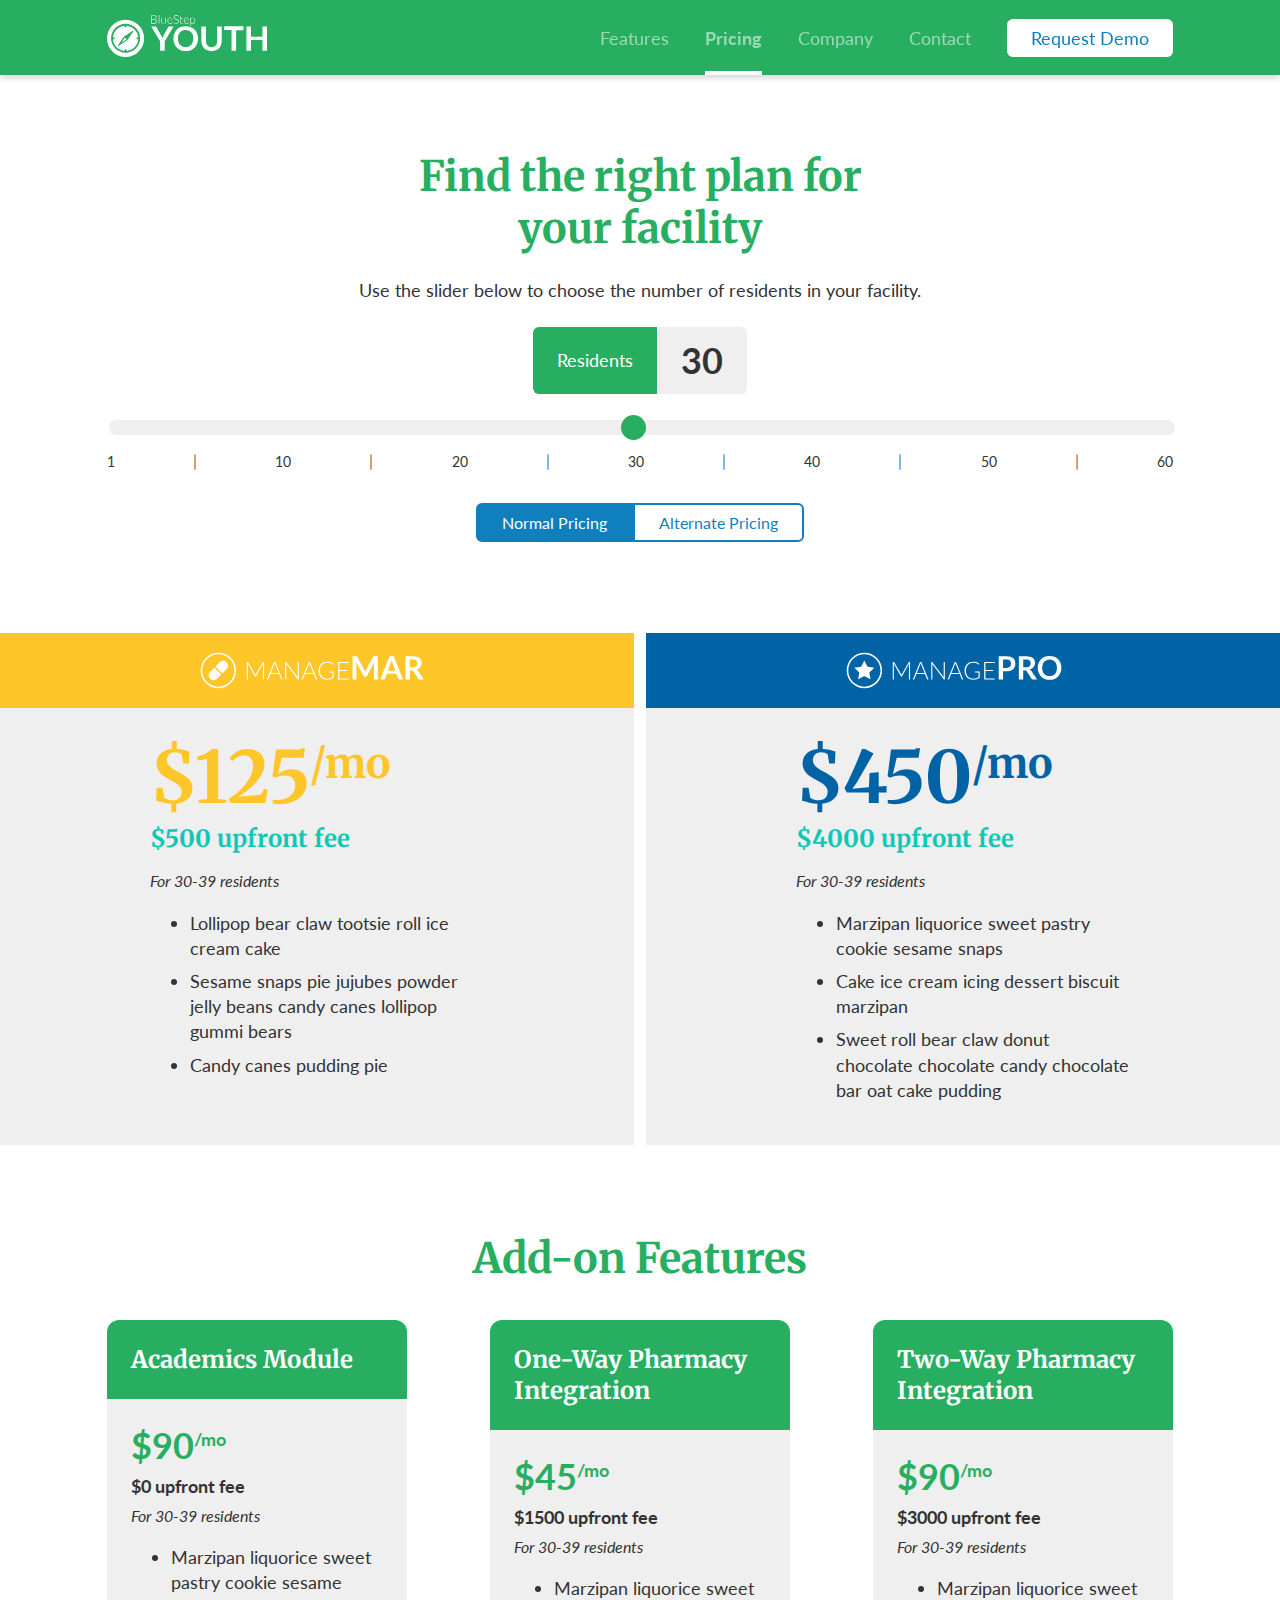
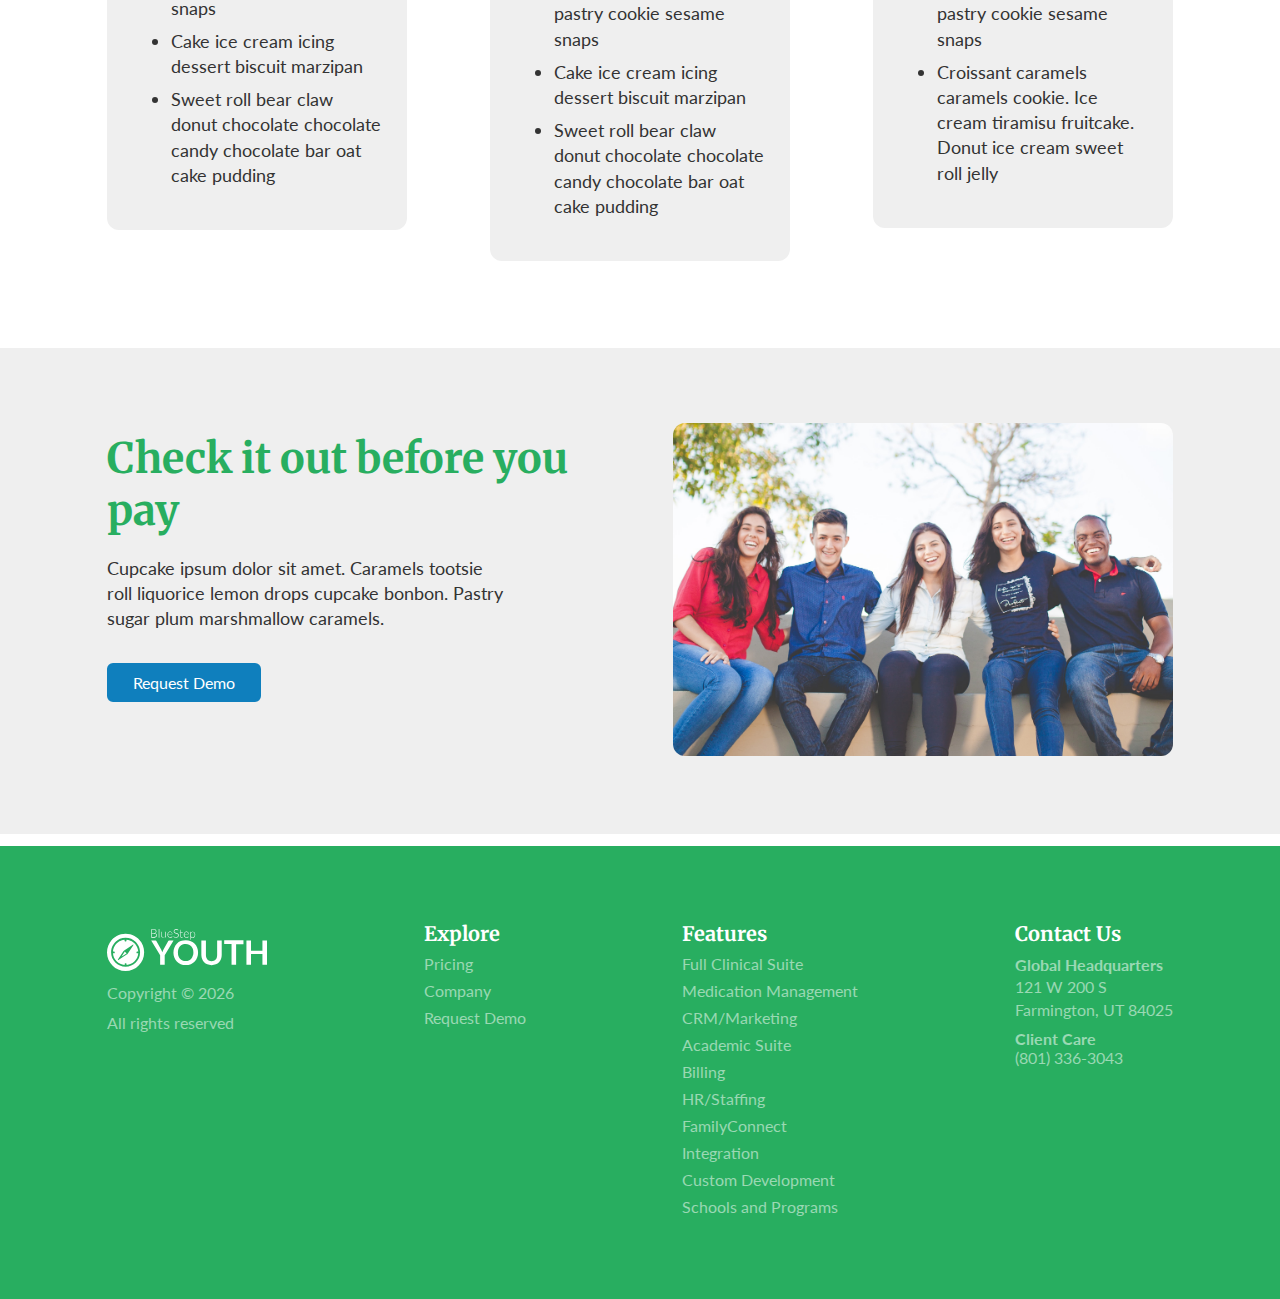
<file: pricing.html>
<!DOCTYPE html>
<html lang="en">

<head>
    <meta charset="utf-8" />
    <meta name="viewport" content="width=device-width, initial-scale=1">
    <link rel="stylesheet" href="styles/styles.css" />
    <link rel="stylesheet" href="styles/pricing.css" />
    <title>BlueStep Youth</title>
</head>

<body id="main">
    <nav class="navBar" id="navBar">
        <div class="maxWidthNav maxWidth">
            <a href="index.html" class="navLogo">
                <img id="logo" src="Images/blueStep_youthLogo.svg" alt="BlueStep Youth logo with compass" />
            </a>
            <span class="menuBtn" onclick="openNav()">&#9776;</span>

            <ul class="navItems">
                <li>
                    <a href="features.html">Features</a>
                </li>
                <li>
                    <a href="pricing.html" class="active">Pricing</a>
                </li>
                <li>
                    <a href="company.html">Company</a>
                </li>
                <li>
                    <a href="contact.html">Contact</a>
                </li>
                <li>
                    <a href="demo.html" class="navDemoBtn">Request Demo</a>
                </li>
            </ul>
        </div>
    </nav>
    <section class="pageContent">
        <div class="one">
            <div class="maxWidth priceLanding">
                <h1>Find the right plan for your facility</h1>
                <p>Use the slider below to choose the number of residents in your facility.</p>
                <div class="valueBox">
                    <div class="res">
                        <p>Residents</p>
                    </div>
                    <div class="value">
                        <p id="demo"></p>
                    </div>
                </div>
                <div class="slidecontainer">
                    <input type="range" min="1" max="60" value="30" class="slider" id="myRange">
                </div>
                <div class="scale">
                    <p>1</p>
                    <p>&#9168;</p>
                    <p>10</p>
                    <p>&#9168;</p>
                    <p>20</p>
                    <p>&#9168;</p>
                    <p>30</p>
                    <p>&#9168;</p>
                    <p>40</p>
                    <p>&#9168;</p>
                    <p>50</p>
                    <p>&#9168;</p>
                    <p>60</p>
                </div>
                <div class="priceType">
                    <a onclick="priceType('normal')" class="priceBtn normalPrice priceActive" id="normal">Normal Pricing</a>
                    <a onclick="priceType('alt')" class="priceBtn altPrice" id="alt">Alternate Pricing</a>
                    <span id="priceTypeText">normal</span>
                </div>
            </div>
        </div>
        <div class="two grayTile">
            <div class="tileHead mar">
                <img src="Images/manageMar_white.svg" alt="ManageMAR logo"/>
            </div>
            <div class="priceContent">
                <h3 style="color: var(--mar);" id="marPrice"><span id="marMo">$125</span><sup>/mo</sup>
                </h3>
                <h3 id="marMaxPrice" style="color: var(--mar); font-size: 30px;">Contact BlueStep for price</h3>
                <h4 id="marUF">$500 upfront fee</h4>
                <p class="rangeRes">For <span id="rangeMar">30-39</span> residents</p>
                <ul class="list">
                    <li>Lollipop bear claw tootsie roll ice cream cake</li>
                    <li>Sesame snaps pie jujubes powder jelly beans candy canes lollipop gummi bears</li>
                    <li>Candy canes pudding pie</li>
                </ul>
            </div>
        </div>
        <div class="three grayTile">
            <div class="tileHead pro">
                <img src="Images/managePro_white.svg" alt="ManagePRO logo"/>
            </div>
            <div class="priceContent">
                <h3 style="color: var(--pro);" id="proPrice"><span id="proMo">$450</span><sup>/mo</sup></h3>
                <h3 id="proMaxPrice" style="color: var(--pro); font-size: 30px;">Contact BlueStep for price</h3>
                <h4 id="proUF">$4000 upfront fee</h4>
                <p class="rangeRes">For <span id="rangePro">30-39</span> residents</p>
                <ul class="list">
                    <li>Marzipan liquorice sweet pastry cookie sesame snaps</li>
                    <li>Cake ice cream icing dessert biscuit marzipan</li>
                    <li>Sweet roll bear claw donut chocolate chocolate candy chocolate bar oat cake pudding</li>
                </ul>
            </div>
        </div>
        <div class="four">
            <div class="maxWidth">
                <h1 style="text-align: center; margin: auto; margin-bottom: 36px;">Add-on Features</h1>
                <div class="addFeatCont">
                    <div class="addFeatCard">
                        <div>
                            <h5>Academics Module</h5>
                            <!--                            <p style="color: var(--white);">This is a little spot to give a shoutout to cool people.</p>-->
                        </div>
                        <div>
                            <h6 id="acaPrice"><span id="acaMo">$90</span><sup>/mo</sup></h6>
                            <h6 id="acaMaxPrice" style="font-size: 24px;">Contact BlueStep for price</h6>
                            <h7>$0 upfront fee</h7>
                            <p class="rangeRes">For <span id="rangeAca">30-39</span> residents</p>
                            <ul class="list">
                                <li>Marzipan liquorice sweet pastry cookie sesame snaps</li>
                                <li>Cake ice cream icing dessert biscuit marzipan</li>
                                <li>Sweet roll bear claw donut chocolate chocolate candy chocolate bar oat cake pudding</li>
                            </ul>
                        </div>
                    </div>
                    <div class="addFeatCard">
                        <div>
                            <h5>One-Way Pharmacy Integration</h5>
                        </div>
                        <div>
                            <h6 id="onePrice"><span id="oneMo">$45</span><sup>/mo</sup></h6>
                            <h6 id="oneMaxPrice" style="font-size: 24px;">Contact BlueStep for price</h6>
                            <h7 id="oneUF">$1500 upfront fee</h7>
                            <p class="rangeRes">For <span id="rangeOne">30-39</span> residents</p>
                            <ul class="list">
                                <li>Marzipan liquorice sweet pastry cookie sesame snaps</li>
                                <li>Cake ice cream icing dessert biscuit marzipan</li>
                                <li>Sweet roll bear claw donut chocolate chocolate candy chocolate bar oat cake pudding</li>
                            </ul>
                        </div>
                    </div>
                    <div class="addFeatCard">
                        <div>
                            <h5>Two-Way Pharmacy Integration</h5>
                        </div>
                        <div>
                            <h6 id="twoPrice"><span id="twoMo">$90</span><sup>/mo</sup></h6>
                            <h6 id="twoMaxPrice" style="font-size: 24px;">Contact BlueStep for price</h6>
                            <h7 id="twoUF">$3000 upfront fee</h7>
                            <p class="rangeRes">For <span id="rangeTwo">30-39</span> residents</p>
                            <ul class="list">
                                <li>Marzipan liquorice sweet pastry cookie sesame snaps</li>
                                <li>Croissant caramels caramels cookie. Ice cream tiramisu fruitcake. Donut ice cream sweet roll jelly</li>
                            </ul>
                        </div>
                    </div>
                </div>
            </div>
        </div>
        <div class="five grayTile">
            <div class="rowContent maxWidth">
                <div>
                    <h1>Check it out before you pay</h1>
                    <p>Cupcake ipsum dolor sit amet. Caramels tootsie roll liquorice lemon drops cupcake bonbon. Pastry sugar plum marshmallow caramels.</p>
                    <a href="demo.html" class="btn">Request Demo</a>
                </div>
                <div class="imgContent">
                    <img src="Images/kidsOutside.jpg" alt="Group of teenagers outside" />
                </div>
            </div>
        </div>
        <div class="footer">
            <div class="maxWidth footerRow">
                <div>
                    <a href="index.html" class="navLogo">
                        <img id="logo" src="Images/blueStep_youthLogo.svg" alt="BlueStep Youth logo with compass" />
                    </a>
                    <p>Copyright &copy; <span id="year"></span></p>
                    <p>All rights reserved</p>
                </div>
                <div>
                    <h5>Explore</h5>
                    <a href="pricing.html">Pricing</a>
                    <a href="company.html">Company</a>
                    <a href="demo.html">Request Demo</a>
                </div>
                <div>
                    <h5>Features</h5>
                    <a href="features.html#scroll1">Full Clinical Suite</a>
                    <a href="features.html#scroll2">Medication Management</a>
                    <a href="features.html#scroll3">CRM/Marketing</a>
                    <a href="features.html#scroll4">Academic Suite</a>
                    <a href="features.html#scroll5">Billing</a>
                    <a href="features.html#scroll6">HR/Staffing</a>
                    <a href="features.html#scroll7">FamilyConnect</a>
                    <a href="features.html#scroll8">Integration</a>
                    <a href="features.html#scroll9">Custom Development</a>
                    <a href="features.html#scroll10">Schools and Programs</a>
                </div>
                <div>
                    <h5>Contact Us</h5>
                    <p><strong>Global Headquarters</strong><br>121 W 200 S<br>Farmington, UT 84025</p>
                    <a href="contact.html"><strong>Client Care</strong><br>(801) 336-3043</a>
                </div>
            </div>
            <div class="footerMobile">
                <div>
                    <a href="index.html" class="navLogo">
                        <img id="logo" src="Images/blueStep_youthLogo.svg" alt="BlueStep Youth logo with compass" />
                    </a>
                    <p class="copyright">Copyright &copy; <span id="yearMobile"></span><br>All rights reserved</p>
                </div>
                <button class="footerCollapsible">Explore</button>
                <div class="footerContent">
                    <a href="pricing.html">Pricing</a>
                    <a href="company.html">Company</a>
                    <a href="demo.html">Request Demo</a>
                </div>
                <button class="footerCollapsible">Features</button>
                <div class="footerContent">
                    <a href="features.html#scroll1">Full Clinical Suite</a>
                    <a href="features.html#scroll2">Medication Management</a>
                    <a href="features.html#scroll3">CRM/Marketing</a>
                    <a href="features.html#scroll4">Academic Suite</a>
                    <a href="features.html#scroll5">Billing</a>
                    <a href="features.html#scroll6">HR/Staffing</a>
                    <a href="features.html#scroll7">FamilyConnect</a>
                    <a href="features.html#scroll8">Integration</a>
                    <a href="features.html#scroll9">Custom Development</a>
                    <a href="features.html#scroll10">Schools and Programs</a>
                </div>
                <button class="footerCollapsible">Contact</button>
                <div class="footerContent">
                    <p><strong>Global Headquarters</strong><br>121 W 200 S<br>Farmington, UT 84025</p>
                    <a href="contact.html"><strong>Client Care</strong><br>(801) 336-3043</a>
                </div>
            </div>
        </div>
    </section>
    <div id="mySidenav" class="sidenav">
        <a href="javascript:void(0)" class="closebtn" onclick="closeNav()">&times;</a>
        <a href="index.html">Home</a>
        <a href="features.html">Features</a>
        <a href="pricing.html" class="active">Pricing</a>
        <a href="company.html">Company</a>
        <a href="contact.html">Contact</a>
        <a href="demo.html">
            <div class="navDemoBtn">Request&nbsp;Demo</div>
        </a>
    </div>
    <script>
        function priceType(type) {
            if (type == 'normal') {
                document.getElementById('normal').style.backgroundColor = 'var(--blue)';
                document.getElementById('normal').style.color = 'var(--white)';
                document.getElementById('alt').style.backgroundColor = 'var(--white)';
                document.getElementById('alt').style.color = 'var(--blue)';
                document.getElementById('priceTypeText').innerHTML = 'normal';
            } else {
                document.getElementById('normal').style.backgroundColor = 'var(--white)';
                document.getElementById('normal').style.color = 'var(--blue)';
                document.getElementById('alt').style.backgroundColor = 'var(--blue)';
                document.getElementById('alt').style.color = 'var(--white)';
                document.getElementById('priceTypeText').innerHTML = 'alt';
            }
            slider.oninput();
        }

        var slider = document.getElementById("myRange");
        var output = document.getElementById("demo");
        output.innerHTML = slider.value;

        slider.oninput = function() {

            if (slider.value == 60) {
                output.innerHTML = this.value + "+";
            } else {
                output.innerHTML = this.value;
            }

            var priceType = document.getElementById("priceTypeText").innerHTML;

            if (priceType == 'normal') {
                document.getElementById("marUF").innerHTML = '$500 upfront fee';
                document.getElementById("proUF").innerHTML = '$4000 upfront fee';
                document.getElementById("oneUF").innerHTML = '$1500 upfront fee';
                document.getElementById("twoUF").innerHTML = '$3000 upfront fee';
                if (slider.value >= 1 && slider.value <= 29) {
                    document.getElementById("marMo").innerHTML = '$100';
                    document.getElementById("proMo").innerHTML = '$325';
                    document.getElementById("acaMo").innerHTML = '$60';
                    document.getElementById("oneMo").innerHTML = '$30';
                    document.getElementById("twoMo").innerHTML = '$60';
                    document.getElementById("rangeMar").innerHTML = '1-29';
                    document.getElementById("rangePro").innerHTML = '1-29';
                    document.getElementById("rangeAca").innerHTML = '1-29';
                    document.getElementById("rangeOne").innerHTML = '1-29';
                    document.getElementById("rangeTwo").innerHTML = '1-29';
                    document.getElementById("marPrice").style.display = 'inherit';
                    document.getElementById("proPrice").style.display = 'inherit';
                    document.getElementById("marMaxPrice").style.display = 'none';
                    document.getElementById("proMaxPrice").style.display = 'none';
                    document.getElementById("acaPrice").style.display = 'inherit';
                    document.getElementById("onePrice").style.display = 'inherit';
                    document.getElementById("twoPrice").style.display = 'inherit';
                    document.getElementById("acaMaxPrice").style.display = 'none';
                    document.getElementById("oneMaxPrice").style.display = 'none';
                    document.getElementById("twoMaxPrice").style.display = 'none';
                } else if (slider.value >= 30 && slider.value <= 39) {
                    document.getElementById("marMo").innerHTML = '$125';
                    document.getElementById("proMo").innerHTML = '$450';
                    document.getElementById("acaMo").innerHTML = '$90';
                    document.getElementById("oneMo").innerHTML = '$45';
                    document.getElementById("twoMo").innerHTML = '$90';
                    document.getElementById("rangeMar").innerHTML = '30-39';
                    document.getElementById("rangePro").innerHTML = '30-39';
                    document.getElementById("rangeAca").innerHTML = '30-39';
                    document.getElementById("rangeOne").innerHTML = '30-39';
                    document.getElementById("rangeTwo").innerHTML = '30-39';
                    document.getElementById("marPrice").style.display = 'inherit';
                    document.getElementById("proPrice").style.display = 'inherit';
                    document.getElementById("marMaxPrice").style.display = 'none';
                    document.getElementById("proMaxPrice").style.display = 'none';
                    document.getElementById("acaPrice").style.display = 'inherit';
                    document.getElementById("onePrice").style.display = 'inherit';
                    document.getElementById("twoPrice").style.display = 'inherit';
                    document.getElementById("acaMaxPrice").style.display = 'none';
                    document.getElementById("oneMaxPrice").style.display = 'none';
                    document.getElementById("twoMaxPrice").style.display = 'none';
                } else if (slider.value >= 40 && slider.value <= 49) {
                    document.getElementById("marMo").innerHTML = '$150';
                    document.getElementById("proMo").innerHTML = '$600';
                    document.getElementById("acaMo").innerHTML = '$120';
                    document.getElementById("oneMo").innerHTML = '$60';
                    document.getElementById("twoMo").innerHTML = '$120';
                    document.getElementById("rangeMar").innerHTML = '40-49';
                    document.getElementById("rangePro").innerHTML = '40-59';
                    document.getElementById("rangeAca").innerHTML = '40-59';
                    document.getElementById("rangeOne").innerHTML = '40-59';
                    document.getElementById("rangeTwo").innerHTML = '40-59';
                    document.getElementById("marPrice").style.display = 'inherit';
                    document.getElementById("proPrice").style.display = 'inherit';
                    document.getElementById("marMaxPrice").style.display = 'none';
                    document.getElementById("proMaxPrice").style.display = 'none';
                    document.getElementById("acaPrice").style.display = 'inherit';
                    document.getElementById("onePrice").style.display = 'inherit';
                    document.getElementById("twoPrice").style.display = 'inherit';
                    document.getElementById("acaMaxPrice").style.display = 'none';
                    document.getElementById("oneMaxPrice").style.display = 'none';
                    document.getElementById("twoMaxPrice").style.display = 'none';
                } else if (slider.value >= 50 && slider.value <= 59) {
                    document.getElementById("marMo").innerHTML = '$175';
                    document.getElementById("proMo").innerHTML = '$600';
                    document.getElementById("acaMo").innerHTML = '$120';
                    document.getElementById("oneMo").innerHTML = '$60';
                    document.getElementById("twoMo").innerHTML = '$120';
                    document.getElementById("rangeMar").innerHTML = '50-59';
                    document.getElementById("rangePro").innerHTML = '40-59';
                    document.getElementById("rangeAca").innerHTML = '40-59';
                    document.getElementById("rangeOne").innerHTML = '40-59';
                    document.getElementById("rangeTwo").innerHTML = '40-59';
                    document.getElementById("marPrice").style.display = 'inherit';
                    document.getElementById("proPrice").style.display = 'inherit';
                    document.getElementById("marMaxPrice").style.display = 'none';
                    document.getElementById("proMaxPrice").style.display = 'none';
                    document.getElementById("acaPrice").style.display = 'inherit';
                    document.getElementById("onePrice").style.display = 'inherit';
                    document.getElementById("twoPrice").style.display = 'inherit';
                    document.getElementById("acaMaxPrice").style.display = 'none';
                    document.getElementById("oneMaxPrice").style.display = 'none';
                    document.getElementById("twoMaxPrice").style.display = 'none';
                } else if (slider.value == 60) {
                    document.getElementById("marMo").innerHTML = '$';
                    document.getElementById("proMo").innerHTML = '$';
                    document.getElementById("acaMo").innerHTML = '$';
                    document.getElementById("oneMo").innerHTML = '$';
                    document.getElementById("twoMo").innerHTML = '$';
                    document.getElementById("rangeMar").innerHTML = '60+';
                    document.getElementById("rangePro").innerHTML = '60+';
                    document.getElementById("rangeAca").innerHTML = '60+';
                    document.getElementById("rangeOne").innerHTML = '60+';
                    document.getElementById("rangeTwo").innerHTML = '60+';
                    document.getElementById("marPrice").style.display = 'none';
                    document.getElementById("proPrice").style.display = 'none';
                    document.getElementById("marMaxPrice").style.display = 'inherit';
                    document.getElementById("proMaxPrice").style.display = 'inherit';
                    document.getElementById("acaPrice").style.display = 'none';
                    document.getElementById("onePrice").style.display = 'none';
                    document.getElementById("twoPrice").style.display = 'none';
                    document.getElementById("acaMaxPrice").style.display = 'inherit';
                    document.getElementById("oneMaxPrice").style.display = 'inherit';
                    document.getElementById("twoMaxPrice").style.display = 'inherit';
                } else {
                    document.getElementById("marMo").innerHTML = '$125';
                    document.getElementById("proMo").innerHTML = '$450';
                    document.getElementById("acaMo").innerHTML = '$90';
                    document.getElementById("oneMo").innerHTML = '$45';
                    document.getElementById("twoMo").innerHTML = '$90';
                    document.getElementById("rangeMar").innerHTML = '30-39';
                    document.getElementById("rangePro").innerHTML = '30-39';
                    document.getElementById("rangeAca").innerHTML = '30-39';
                    document.getElementById("rangeOne").innerHTML = '30-39';
                    document.getElementById("rangeTwo").innerHTML = '30-39';
                    document.getElementById("marPrice").style.display = 'inherit';
                    document.getElementById("proPrice").style.display = 'inherit';
                    document.getElementById("marMaxPrice").style.display = 'none';
                    document.getElementById("proMaxPrice").style.display = 'none';
                    document.getElementById("acaPrice").style.display = 'inherit';
                    document.getElementById("onePrice").style.display = 'inherit';
                    document.getElementById("twoPrice").style.display = 'inherit';
                    document.getElementById("acaMaxPrice").style.display = 'none';
                    document.getElementById("oneMaxPrice").style.display = 'none';
                    document.getElementById("twoMaxPrice").style.display = 'none';
                }
            } else {
                document.getElementById("marUF").innerHTML = '$0 upfront fee';
                document.getElementById("proUF").innerHTML = '$0 upfront fee';
                document.getElementById("oneUF").innerHTML = '$0 upfront fee';
                document.getElementById("twoUF").innerHTML = '$0 upfront fee';
                if (slider.value >= 1 && slider.value <= 29) {
                    document.getElementById("marMo").innerHTML = '$142';
                    document.getElementById("proMo").innerHTML = '$650';
                    document.getElementById("acaMo").innerHTML = '$60';
                    document.getElementById("oneMo").innerHTML = '$155';
                    document.getElementById("twoMo").innerHTML = '$310';
                    document.getElementById("rangeMar").innerHTML = '1-29';
                    document.getElementById("rangePro").innerHTML = '1-29';
                    document.getElementById("rangeAca").innerHTML = '1-29';
                    document.getElementById("rangeOne").innerHTML = '1-29';
                    document.getElementById("rangeTwo").innerHTML = '1-29';
                    document.getElementById("marPrice").style.display = 'inherit';
                    document.getElementById("proPrice").style.display = 'inherit';
                    document.getElementById("marMaxPrice").style.display = 'none';
                    document.getElementById("proMaxPrice").style.display = 'none';
                    document.getElementById("acaPrice").style.display = 'inherit';
                    document.getElementById("onePrice").style.display = 'inherit';
                    document.getElementById("twoPrice").style.display = 'inherit';
                    document.getElementById("acaMaxPrice").style.display = 'none';
                    document.getElementById("oneMaxPrice").style.display = 'none';
                    document.getElementById("twoMaxPrice").style.display = 'none';
                } else if (slider.value >= 30 && slider.value <= 39) {
                    document.getElementById("marMo").innerHTML = '$167';
                    document.getElementById("proMo").innerHTML = '$775';
                    document.getElementById("acaMo").innerHTML = '$90';
                    document.getElementById("oneMo").innerHTML = '$177';
                    document.getElementById("twoMo").innerHTML = '$340';
                    document.getElementById("rangeMar").innerHTML = '30-39';
                    document.getElementById("rangePro").innerHTML = '30-39';
                    document.getElementById("rangeAca").innerHTML = '30-39';
                    document.getElementById("rangeOne").innerHTML = '30-39';
                    document.getElementById("rangeTwo").innerHTML = '30-39';
                    document.getElementById("marPrice").style.display = 'inherit';
                    document.getElementById("proPrice").style.display = 'inherit';
                    document.getElementById("marMaxPrice").style.display = 'none';
                    document.getElementById("proMaxPrice").style.display = 'none';
                    document.getElementById("acaPrice").style.display = 'inherit';
                    document.getElementById("onePrice").style.display = 'inherit';
                    document.getElementById("twoPrice").style.display = 'inherit';
                    document.getElementById("acaMaxPrice").style.display = 'none';
                    document.getElementById("oneMaxPrice").style.display = 'none';
                    document.getElementById("twoMaxPrice").style.display = 'none';
                } else if (slider.value >= 40 && slider.value <= 49) {
                    document.getElementById("marMo").innerHTML = '$192';
                    document.getElementById("proMo").innerHTML = '$950';
                    document.getElementById("acaMo").innerHTML = '$120';
                    document.getElementById("oneMo").innerHTML = '$185';
                    document.getElementById("twoMo").innerHTML = '$370';
                    document.getElementById("rangeMar").innerHTML = '40-49';
                    document.getElementById("rangePro").innerHTML = '40-59';
                    document.getElementById("rangeAca").innerHTML = '40-59';
                    document.getElementById("rangeOne").innerHTML = '40-59';
                    document.getElementById("rangeTwo").innerHTML = '40-59';
                    document.getElementById("marPrice").style.display = 'inherit';
                    document.getElementById("proPrice").style.display = 'inherit';
                    document.getElementById("marMaxPrice").style.display = 'none';
                    document.getElementById("proMaxPrice").style.display = 'none';
                    document.getElementById("acaPrice").style.display = 'inherit';
                    document.getElementById("onePrice").style.display = 'inherit';
                    document.getElementById("twoPrice").style.display = 'inherit';
                    document.getElementById("acaMaxPrice").style.display = 'none';
                    document.getElementById("oneMaxPrice").style.display = 'none';
                    document.getElementById("twoMaxPrice").style.display = 'none';
                } else if (slider.value >= 50 && slider.value <= 59) {
                    document.getElementById("marMo").innerHTML = '$217';
                    document.getElementById("proMo").innerHTML = '$950';
                    document.getElementById("acaMo").innerHTML = '$120';
                    document.getElementById("oneMo").innerHTML = '$185';
                    document.getElementById("twoMo").innerHTML = '$370';
                    document.getElementById("rangeMar").innerHTML = '50-59';
                    document.getElementById("rangePro").innerHTML = '40-59';
                    document.getElementById("rangeAca").innerHTML = '40-59';
                    document.getElementById("rangeOne").innerHTML = '40-59';
                    document.getElementById("rangeTwo").innerHTML = '40-59';
                    document.getElementById("marPrice").style.display = 'inherit';
                    document.getElementById("proPrice").style.display = 'inherit';
                    document.getElementById("marMaxPrice").style.display = 'none';
                    document.getElementById("proMaxPrice").style.display = 'none';
                    document.getElementById("acaPrice").style.display = 'inherit';
                    document.getElementById("onePrice").style.display = 'inherit';
                    document.getElementById("twoPrice").style.display = 'inherit';
                    document.getElementById("acaMaxPrice").style.display = 'none';
                    document.getElementById("oneMaxPrice").style.display = 'none';
                    document.getElementById("twoMaxPrice").style.display = 'none';
                } else if (slider.value == 60) {
                    document.getElementById("marMo").innerHTML = '$';
                    document.getElementById("proMo").innerHTML = '$';
                    document.getElementById("acaMo").innerHTML = '$';
                    document.getElementById("oneMo").innerHTML = '$';
                    document.getElementById("twoMo").innerHTML = '$';
                    document.getElementById("rangeMar").innerHTML = '60+';
                    document.getElementById("rangePro").innerHTML = '60+';
                    document.getElementById("rangeAca").innerHTML = '60+';
                    document.getElementById("rangeOne").innerHTML = '60+';
                    document.getElementById("rangeTwo").innerHTML = '60+';
                    document.getElementById("marPrice").style.display = 'none';
                    document.getElementById("proPrice").style.display = 'none';
                    document.getElementById("marMaxPrice").style.display = 'inherit';
                    document.getElementById("proMaxPrice").style.display = 'inherit';
                    document.getElementById("acaPrice").style.display = 'none';
                    document.getElementById("onePrice").style.display = 'none';
                    document.getElementById("twoPrice").style.display = 'none';
                    document.getElementById("acaMaxPrice").style.display = 'inherit';
                    document.getElementById("oneMaxPrice").style.display = 'inherit';
                    document.getElementById("twoMaxPrice").style.display = 'inherit';
                } else {
                    document.getElementById("marMo").innerHTML = '$167';
                    document.getElementById("proMo").innerHTML = '$775';
                    document.getElementById("acaMo").innerHTML = '$90';
                    document.getElementById("oneMo").innerHTML = '$177';
                    document.getElementById("twoMo").innerHTML = '$340';
                    document.getElementById("rangeMar").innerHTML = '30-39';
                    document.getElementById("rangePro").innerHTML = '30-39';
                    document.getElementById("rangeAca").innerHTML = '30-39';
                    document.getElementById("rangeOne").innerHTML = '30-39';
                    document.getElementById("rangeTwo").innerHTML = '30-39';
                    document.getElementById("marPrice").style.display = 'inherit';
                    document.getElementById("proPrice").style.display = 'inherit';
                    document.getElementById("marMaxPrice").style.display = 'none';
                    document.getElementById("proMaxPrice").style.display = 'none';
                    document.getElementById("acaPrice").style.display = 'inherit';
                    document.getElementById("onePrice").style.display = 'inherit';
                    document.getElementById("twoPrice").style.display = 'inherit';
                    document.getElementById("acaMaxPrice").style.display = 'none';
                    document.getElementById("oneMaxPrice").style.display = 'none';
                    document.getElementById("twoMaxPrice").style.display = 'none';
                }
            }
        }

    </script>
    <script src="script.js"></script>
</body>

</html>
</file>
<file: styles/styles.css>
@import url('https://fonts.googleapis.com/css2?family=Lato:ital,wght@0,400;0,700;1,400&display=swap');
/*Primary font*/
@import url('https://fonts.googleapis.com/css2?family=Merriweather:ital,wght@0,900;1,900&display=swap');

:root {
    --green: #28AE60;
    /*Primary color*/

    --mint: #10C7B6;
    --blue: #0F7FBD;
    --white: #FFFFFF;
    --white-opacity: #FFFFFF88;
    --gray: #EFEFEF;
    --black: #333333;
}

* {
    box-sizing: border-box;
}

html {
    scroll-behavior: smooth;
}

h1,
h2,
h3,
h4,
h5 {
    font-family: 'Merriweather', serif;
    margin: 0;
}

h1 {
    font-size: 42px;
    color: var(--green);
    max-width: 475px;
    margin-bottom: 20px;
}

h2 {
    font-size: 42px;
    color: var(--white);
    max-width: 389;
}

h3 {
    font-size: 72px;
    color: var(--green);
}

h4 {
    font-size: 24px;
    color: var(--mint);
}

h5 {
    font-size: 24px;
    color: var(--white);
}

h6 {
    font-size: 36px;
    color: var(--green);
    margin: 0;
    margin-bottom: 8px;
}

h7 {
    font-size: 18px;
    color: var(--black);
    font-weight: 700;
    display: block;
    margin-bottom: 8px;
}

p {
    font-size: 18px;
    color: var(--black);
    max-width: 400px;
    line-height: 1.4;
    margin-bottom: 32px;
}

body {
    margin: 0;
    font-family: 'Lato', sans-serif;
}

.maxWidthNav {
    margin: auto;
    display: flex;
    justify-content: space-between;
    height: 75px;
}

.navBar {
    background-color: var(--green);
    height: 75px;
    width: 100%;
    font-size: 18px;
    color: var(--white);
    box-shadow: 0px 3px 6px #00000029;
    position: fixed;
    top: 0;
    z-index: 2;
}

.navLogo {
    align-self: center;
}

.navLogo > img {
    height: 42px;
}

.navItems {
    list-style: none;
    align-self: center;
    display: flex;
}

.navItems > li {
    margin-left: 36px;
    align-self: center;
}

.navItems > li > a {
    color: var(--white-opacity);
    text-decoration: none;
    transition: 0.3s ease-in-out;
}

.navItems > li > a:hover {
    color: var(--white);
    transition: 0.3s ease-in-out;
}

.active {
    font-weight: 700;
    border-top: 4px solid var(--green);
    border-bottom: 4px solid var(--white);
    padding: 22px 0;
}

.active > a {
    color: #fff !important;
}

.active > .navDemoBtn {
    color: var(--blue) !important;
}

.navDemoBtn {
    color: var(--blue) !important;
    border-radius: 6px;
    background-color: var(--white);
    padding: 8px 24px;
}

.navDemoBtn:hover {
    color: var(--white) !important;
    background-color: var(--blue);
}

.maxWidth {
    width: 1066px;

    max-width: 1066px;
    margin: auto;
}

.menuIcon {
    display: none;
    width: 24px;
}

.menuBtn {
    visibility: hidden;
    font-size: 30px;
    cursor: pointer;
    align-self: center;
    margin-top: -6px;
}

@media (max-width: 1129px) {
    .maxWidth {
        max-width: 899px;
    }
}

@media (max-width: 945px) {
    .maxWidth {
        width: 100%;
        padding: 0 24px;
    }

    .navItems {
        display: none;
    }

    .menuIcon {
        display: inline-block;
    }

    .menuBtn {
        visibility: visible;
    }

    .navDemoBtn {
        color: var(--blue) !important;
        border-radius: 6px;
        background-color: var(--white);
        margin-right: 24px;
        text-align: center;
    }

    .active {
        font-weight: 700;
        border: none;
        border-right: 4px solid var(--green);
        border-left: 4px solid var(--white);
        padding-left: 29px !important;
        color: #fff !important;
    }
}


/* ---------- MENU DROPDOWN ---------- */
.sidenav {
    height: 100%;
    width: 0;
    position: fixed;
    z-index: 3;
    top: 0;
    right: 0;
    background-color: #28AE60;
    overflow-x: hidden;
    transition: 0.5s;
    padding-top: 75px;
    box-shadow: -3px 0px 6px #00000029;
}

.sidenav a {
    padding: 8px 8px 8px 32px;
    text-decoration: none;
    font-size: 18px;
    color: var(--white-opacity);
    display: block;
    transition: 0.3s;
}

.sidenav a:hover {
    color: var(--white);
}

.sidenav .closebtn {
    position: absolute;
    top: 4px;
    right: 6px;
    font-size: 36px;
    margin-right: 24px;
}

#main {
    transition: margin-right 0.5s;
}

@media screen and (max-height: 450px) {
    .sidenav {
        padding-top: 15px;
    }

    .sidenav a {
        font-size: 18px;
    }
}


/* ---------- HOME PAGE GRID LAYOUT ---------- */
.pageContent {
    display: grid;
    grid-template-columns: 1fr 1fr;
    grid-template-rows: auto;
    grid-template-areas:
        "one one"
        "two two"
        "three four"
        "five five"
        "footer footer";
    grid-gap: 12px;
    margin-top: 75px;
}

.pageContent > div {
    padding: 75px 0;
}

.grayTile {
    background-color: var(--gray);
}

.center > h1,
.center > p,
.center > div,
.center > div > img {
    max-width: none;
    text-align: center;
}

.center > div > img {
    height: 284px;
}

.one {
    grid-area: one;
}

.two {
    grid-area: two;
}

.three {
    grid-area: three;
}

.four {
    grid-area: four;
}

.five {
    grid-area: five;
}

.footer {
    grid-area: footer;
    background-color: var(--green);
}

.rowContent {
    display: flex;
    justify-content: space-between;
    align-items: center;
    flex-wrap: wrap;
}

.imgContent > img {
    width: 500px;
    border-radius: 12px;
}

.btn {
    color: var(--white);
    border-radius: 6px;
    background-color: var(--blue);
    padding: 8px 24px;
    text-decoration: none;
    display: inline-block;
    margin-bottom: 48px;
    border: 2px solid var(--blue);
    transition: 0.3s ease-in-out;
}

.btn:hover {
    color: var(--blue);
    background-color: transparent;
    border: 2px solid var(--blue);
    transition: 0.3s ease-in-out;
}


@media (max-width: 1129px) {
    .imgContent > img {
        max-width: 400px;
    }

    h1 {
        font-size: 36px;
        color: var(--green);
        max-width: 475px;
        margin-bottom: 20px;
    }

    h2 {
        font-size: 36px;
        color: var(--white);
        max-width: 389;
    }
}

@media (max-width: 945px) {
    .pageContent {
        grid-template-columns: 1fr;
        grid-template-rows: auto;
        grid-template-areas:
            "one"
            "two"
            "three"
            "four"
            "five"
            "footer";
        margin-top: 50px;
    }

    .rowContent {
        justify-content: center;
    }

    .imgContent > img {
        max-width: 475px;
    }
}

@media (max-width: 523px) {
    .imgContent > img {
        width: 100%;
    }

    .center > div > img {
        height: 234px;
    }
}


/* ---------- FOOTER ---------- */
.footerRow {
    display: flex;
    justify-content: space-between;
}

.footerRow > div > h5 {
    font-size: 20px;
}

.footerRow > div > a,
.footerRow > div > p {
    margin: 0;
    margin: 8px 0;
    color: var(--white-opacity);
    font-size: 16px;
    display: block;
    text-decoration: none;
    transition: 0.3s ease-in-out;
}

.footerRow > div > a:hover {
    color: var(--white);
    transition: 0.3s ease-in-out;
}

.footerMobile {
    display: none;
}

.footerMobile > div {
    padding: 0 24px;
}

.footerCollapsible {
    background-color: var(--green);
    color: var(--white);
    cursor: pointer;
    padding: 18px 24px;
    width: 100%;
    border: none;
    text-align: left;
    outline: none;
    font-size: 18px;
    font-family: "Merriweather", serif;
}

/*
.footerCollapsible > h5 {
    font-size: 18px;
    margin: 0;
}
*/

.footerActive,
.footerCollapsible:hover {
    background-color: var(--mint);
}

.footerCollapsible:after {
    content: '\002B';
    color: var(--white);
    font-weight: bold;
    float: right;
    margin-left: 5px;
    transition: 0.2s ease-in-out;
}

.footerActive:after {
    content: "\002B";
    transform: rotate(-45deg);
    transition: 0.2s ease-in-out;
}

.footerContent {
    max-height: 0;
    overflow: hidden;
    transition: max-height 0.2s ease-out;
    background-color: var(--gray);
}

.footerContent > p,
.footerContent > a {
    margin: 0;
    margin: 18px 0;
    font-size: 16px;
}

.footerContent > a {
    display: block;
    text-decoration: none;
    color: var(--black);
    width: max-content;
}

.footerContent > a:hover {
    color: var(--mint);
}

.copyright {
    margin: 0;
    margin: 8px 0;
    color: var(--white-opacity);
    font-size: 16px;
}

@media (max-width: 774px) {
    .footerRow {
        display: none;
    }

    .footerMobile {
        display: inherit;
    }
    
    .pageContent > div {
        padding: 48px 0;
    }
}
</file>
<file: styles/company.css>
:root {
    --green: #28AE60;
    /*Primary color*/

    --mint: #10C7B6;
    --blue: #0F7FBD;
    --white: #FFFFFF;
    --white-opacity: #FFFFFF88;
    --gray: #EFEFEF;
    --black: #333333;
}

* {
    box-sizing: border-box;
}


/* ---------- HOME PAGE GRID LAYOUT ---------- */
.pageContent {
    display: grid;
    grid-template-columns: 1fr 1fr;
    grid-template-rows: auto;
    grid-template-areas:
        "one one"
        "two two"
        "three three"
        "four four"
        "footer footer";
    grid-gap: 12px;
    margin-top: 75px;
}

.pageContent > div {
    padding: 75px 0;
}


.one {
    grid-area: one;
}

.two {
    grid-area: two;
}

.three {
    grid-area: three;
}

.four {
    grid-area: four;
}

.footer {
    grid-area: footer;
    background-color: var(--green);
}

.sayContent {
    display: grid;
}

.sayContent > h1,
.sayRow > div > p {
    max-width: 500px;
}

.sayRow > div > p {
    margin-bottom: 12px;
}

.sayRow {
    display: flex;
    justify-content: space-between;
    flex-wrap: wrap;
}

.line {
    width: 100%;
    height: 2px;
    background-color: var(--gray);
}

.sayInfo > p {
    margin: 0;
}

.sayInfo > p:first-child {
    font-weight: 700;
    margin: 12px 0 2px 0;
    color: var(--mint);
}

.sayInfo > p:last-child {
    font-size: 14px;
}


@media (max-width: 1129px) {
    .sayContent > h1,
    .sayRow > div > p {
        max-width: 425px;
    }
}

@media (max-width: 945px) {
    .pageContent {
        grid-template-columns: 1fr;
        grid-template-rows: auto;
        grid-template-areas:
            "one"
            "two"
            "three"
            "four"
            "footer";
        margin-top: 50px;
    }
    
    .sayContent {
        justify-content: center;
    }
    
    .sayContent > h1,
    .sayRow > div > p {
        max-width: 475px;
    }
    
    .sayRow {
        flex-direction: column;
    }
    
    .sayRow > div:first-child {
        margin-bottom: 36px;
    }
}

@media (max-width: 523px) {
}
</file>
<file: styles/contact.css>
.contactRow {
    display: flex;
    justify-content: space-between;
    flex-wrap: wrap;
    margin-top: 48px;
}

.contactRow > div {
    padding-right: 48px;
}

.contactRow > div > p > a {
    text-decoration: none;
    color: var(--black);
    transition: 0.3s ease-in-out;
}

.contactRow > div > p > a:hover {
    color: var(--blue);
    transition: 0.3s ease-in-out;
}

input[type=text],
select,
textarea {
    width: 100%;
    padding: 12px;
    border: 1px solid #ccc;
    border-radius: 6px;
    margin: 6px 0 16px 0;
    resize: vertical;
    font-family: "Lato", sans-serif;
    font-size: 16px;
}

input[type=submit] {
    color: var(--white);
    border-radius: 6px;
    background-color: var(--blue);
    padding: 8px 24px;
    text-decoration: none;
    display: inline-block;
    margin-bottom: 48px;
    border: 2px solid var(--blue);
    transition: 0.3s ease-in-out;
    font-size: 16px;
    font-family: "Lato", sans-serif;
}

input[type=submit]:hover {
    color: var(--blue);
    background-color: transparent;
    border: 2px solid var(--blue);
    transition: 0.3s ease-in-out;
}
</file>
<file: styles/features.css>
:root {
    --green: #28AE60;
    /*Primary color*/

    --mint: #10C7B6;
    --blue: #0F7FBD;
    --white: #FFFFFF;
    --white-opacity: #FFFFFF88;
    --gray: #EFEFEF;
    --black: #333333;

    /*Gradient colors
        grad1 is var(--blue)
        grad10 is var(--mint)
    */
    --grad2: #0F89BC;
    --grad3: #0F93BB;
    --grad4: #0F9CBA;
    --grad5: #10A5B9;
    --grad6: #10AEB8;
    --grad7: #10B6B8;
    --grad8: #10BDB7;
    --grad9: #10C3B6;
}

* {
    box-sizing: border-box;
}

/* ---------- HOME PAGE GRID LAYOUT ---------- */
.featuresContent {
    display: grid;
    grid-template-columns: 1fr;
    grid-template-rows: auto;
    grid-gap: 12px;
    margin-top: 75px;
}

.featuresContent > div {
    padding: 0;
    padding-top: 75px;
}

.featuresContent > div:last-child {
    padding-bottom: 75px;
}

.grayTile {
    background-color: var(--gray);
}

.center > h1,
.center > p,
.center > div,
.center > div > img {
    max-width: none;
    text-align: center;
}

.center > div > img {
    height: 284px;
}

.rowContent {
    display: flex;
    justify-content: space-between;
    align-items: center;
    flex-wrap: wrap;
}

.imgContent > img {
    width: 500px;
    border-radius: 12px;
}

/*
.btn {
    color: var(--white);
    border-radius: 6px;
    background-color: var(--blue);
    padding: 8px 24px;
    text-decoration: none;
    display: inline-block;
    margin-bottom: 48px;
    border: 2px solid var(--blue);
    transition: 0.3s ease-in-out;
}

.btn:hover {
    color: var(--blue);
    background-color: var(--white);
    border: 2px solid var(--blue);
    transition: 0.3s ease-in-out;
}
*/

.btn-sm {
    font-size: 14px;
    color: var(--white);
    border-radius: 6px;
    background-color: var(--blue);
    padding: 4px 10px;
    text-decoration: none;
    margin: 0 6px 6px 0;
    border: 2px solid var(--blue);
    transition: 0.3s ease-in-out;
}

.btn-sm:hover {
    color: var(--blue);
    background-color: transparent;
    border: 2px solid var(--blue);
    transition: 0.3s ease-in-out;
}






.featLanding {
    padding-top: 220px !important;
    padding-bottom: 155px !important;
    position: inherit;
    z-index: 0;
}

.cloudMapImg > img {
    width: 65%;
    max-width: 1035px;
    height: 544px;
    object-fit: cover;
    object-position: 190px 0px;
    position: absolute;
    top: 150px;
    right: 0;
    z-index: 1;
}

.featNav {
    display: flex;
    flex-wrap: wrap;
    max-width: 400px;
}

.featCard {
    display: grid;
    grid-template-columns: 1fr 1fr;
    grid-template-rows: auto;
    grid-template-areas:
        "featLeft featRight";
    height: 533px;
}

.featCard > div {
    padding: 72px;
}

.featLeft {
    grid-area: featLeft;
    background-color: var(--blue);
    border-radius: 24px 0 0 24px;
    display: flex;
    justify-content: center;
}

.featLeft > div {
    align-self: center;
}

.featRight {
    grid-area: featRight;
    background-color: var(--gray);
    border-radius: 0 24px 24px 0;
    display: flex;
    justify-content: center;
    align-content: center;
    flex-direction: column;
}

.featRight > img {
    /*    width: 389px;*/
    width: 100%;
    align-self: center;
}

.featInfoCont {
    margin-left: -72px;
}

.featInfoCont > p {
    max-width: 472px;
    margin: 0;
    margin-bottom: 16px;
}

.featText {
    color: var(--white);
    font-size: 22px;
}

.featMoreBtn {
    display: inline-flex;
    color: var(--white);
    text-decoration: none;
    align-items: center;
    transition: 0.3s ease-in-out;
    opacity: 1.0;
}

.featMoreBtn > div:last-child {
    padding-left: 6px;
}

.featMoreBtn:hover {
    transition: 0.3s ease-in-out;
    cursor: pointer;
    opacity: 0.5;
}

.plusIcon {
    width: 24px;
    transition: 0.15s ease-in-out;
}

#fullClinical,
#medManage,
#crm,
#academic,
#billing,
#hr,
#family,
#integration,
#custom,
#school {
    transition: 0.3s ease-in-out;
}

#fullClinicalToggle,
#medManageToggle,
#crmToggle,
#academicToggle,
#billingToggle,
#hrToggle,
#familyToggle,
#integrationToggle,
#customToggle,
#schoolToggle {
    display: none;
}





@media (max-width: 1129px) {

    .featLanding {
        padding-top: 170px !important;
        padding-bottom: 115px !important;
    }

    .imgContent > img {
        max-width: 400px;
    }

    h1 {
        font-size: 36px;
        color: var(--green);
        max-width: 475px;
        margin-bottom: 20px;
    }

    h2 {
        font-size: 36px;
        color: var(--white);
        max-width: 389;
    }

    .cloudMapImg > img {
        height: 447px;
        object-position: 220px 0px;
    }
}

@media (max-width: 945px) {
    .featuresContent {
        grid-template-columns: 1fr;
        grid-template-rows: auto;
        margin-top: 50px;
    }

    .featCard {
        grid-template-columns: 1fr;
        grid-template-areas:
            "featLeft"
            "featRight";
        height: auto;
        margin: 0 24px;
    }

    .featLeft {
        border-radius: 24px 24px 0 0;
    }

    .featRight {
        border-radius: 0 0 24px 24px;
    }

    .imgContent > img {
        max-width: 475px;
    }

    .cloudMapImg > img {
        width: 70%;
    }

    .featInfoCont {
        margin-left: inherit;
        margin-top: -72px;
    }

    .featInfoCont > p {
        margin: auto;
        margin-bottom: 16px;
        max-width: none;
    }

    .featText {
        max-width: none;
    }

    .featRight > img {
        width: 65%;
    }
    
    #topBtn {
        box-shadow: 0px 3px 6px #00000029;
    }
}

@media (max-width: 649px) {
    .featRight > img {
        width: 100%;
    }

/*
    .cloudMapImg > img {
        width: 100%;
        height: 228px;
        object-fit: cover;
        object-position: 0px 60px;
        position: absolute;
        top: 490px;
        left: 0px;
    }
*/
    .cloudMapImg > img {
        display: none;
    }
}

@media (max-width: 523px) {
    .imgContent > img {
        width: 100%;
    }

    .center > div > img {
        height: 234px;
    }

    h1,
    p {
        max-width: none;
    }

    .featCard > div {
        padding: 24px;
    }

    .featText {
        font-size: 18px;
    }

    .featInfoCont {
        margin-top: -24px;
    }

    .featInfoCont > p {
        max-width: none;
    }
}
/*

@media (max-width: 418px) {
    .cloudMapImg > img {
        height: 253px;
    }
}

@media (max-width: 375px) {
    .cloudMapImg > img {
        top: 497px;
    }
}

@media (max-width: 366px) {
    .cloudMapImg > img {
        top: 532px;
    }
}
*/





#topBtn {
    display: none;
    position: fixed;
    bottom: 24px;
    right: 24px;
    z-index: 99;
    font-size: 18px;
    border: none;
    outline: none;
    background-color: var(--blue);
    color: var(--white);
    cursor: pointer;
    padding: 15px;
    border-radius: 4px;
    transition: 0.15s ease-in-out;
}

#topBtn:hover {
    background-color: var(--mint);
    transition: 0.15s ease-in-out;
    box-shadow: 0px 3px 6px #00000029;
}

#topBtn > img {
    width: 24px;
}

.footer {
    padding: 75px 0;
}
</file>
<file: styles/pricing.css>
:root {
    --green: #28AE60;
    /*Primary color*/

    --mint: #10C7B6;
    --blue: #0F7FBD;
    --white: #FFFFFF;
    --white-opacity: #FFFFFF88;
    --gray: #EFEFEF;
    --black: #333333;

    --mar: #FFC629;
    --pro: #0063A6;
}

* {
    box-sizing: border-box;
}

h3 > sup {
    font-size: 42px;
}

h6 > sup {
    font-size: 18px;
}


/* ---------- HOME PAGE GRID LAYOUT ---------- */
.pageContent {
    display: grid;
    grid-template-columns: 1fr 1fr;
    grid-template-rows: auto;
    grid-template-areas:
        "one one"
        "two three"
        "four four"
        "five five"
        "footer footer";
    grid-gap: 12px;
    margin-top: 75px;
}

.priceContent {
    padding: 24px 150px;
}

.grayTile {
    background-color: var(--gray);
}

.priceLanding > h1 {
    max-width: 475px;
    margin: auto;
    margin-bottom: 20px;
    text-align: center;
}

.priceLanding > p {
    /*    max-width: 475px;*/
    max-width: none;
    margin: auto;
    margin: 24px 0;
    text-align: center;
}

.one {
    grid-area: one;
}

.two {
    grid-area: two;
    padding: 0 !important;
}

.three {
    grid-area: three;
    padding: 0 !important;
}

.four {
    grid-area: four;
}

.five {
    grid-area: five;
}

.footer {
    grid-area: footer;
    background-color: var(--green);
}

.tileHead {
    width: 100%;
    height: auto;
    margin-top: -20px;
    display: flex;
    justify-content: center;
    align-items: center;
}

.tileHead > img {
    height: 75px;
    padding: 12px;
}

.mar {
    background-color: var(--mar);
}

.pro {
    background-color: var(--pro);
}

.list {
    font-size: 18px;
    color: var(--black);
    line-height: 1.4;
}

.list > li {
    margin-bottom: 8px;
}

.rangeRes {
    font-size: 16px;
    font-style: italic;
    margin-bottom: 0;
}

.priceType {
    display: flex;
    margin: auto;
    width: max-content;
}

.priceType > .priceActive {
    background-color: var(--blue);
    color: var(--white);
}

.priceBtn {
    color: var(--blue);
    border-radius: 6px;
    background-color: var(--white);
    padding: 8px 24px;
    text-decoration: none;
    display: inline-block;
    margin-bottom: 24px;
    border: 2px solid var(--blue);
    transition: 0.3s ease-in-out;
}

.priceBtn:hover {
    color: var(--white);
    background-color: var(--blue);
    border: 2px solid var(--blue);
    transition: 0.3s ease-in-out;
    cursor: pointer;
}

.normalPrice {
    border-radius: 6px 0 0 6px;
}

.altPrice {
    border-radius: 0 6px 6px 0;
}

#priceTypeText {
    display: none;
}

.addFeatCont {
    display: flex;
    justify-content: space-between;
}

.addFeatCard {
    width: 300px;
    display: flex;
    flex-direction: column;
}

.addFeatCard > div {
    width: 100%;
    padding: 24px;
}

.addFeatCard > div > p {
    margin: 0;
}

.addFeatCard > div:first-child {
    background-color: var(--green);
    border-radius: 12px 12px 0 0;
    height: auto;
}

.addFeatCard > div:last-child {
    background-color: var(--gray);
    border-radius: 0 0 12px 12px;
    height: auto;
}


/* ---------- PRICE SLIDER ---------- */
.slidecontainer {
    width: 100%;
}

.slider {
    -webkit-appearance: none;
    width: 100%;
    height: 15px;
    border-radius: 8px;
    background: var(--gray);
    outline: none;
    opacity: 1;
    -webkit-transition: .2s;
    transition: opacity .2s;
}

.slider:hover {
    opacity: 1;
    cursor: pointer;
}

.slider::-webkit-slider-thumb {
    -webkit-appearance: none;
    appearance: none;
    width: 25px;
    height: 25px;
    border-radius: 50%;
    background: var(--green);
    cursor: pointer;
}

.slider::-moz-range-thumb {
    width: 25px;
    height: 25px;
    border-radius: 50%;
    background: var(--green);
    cursor: pointer;
}

/*
.value {
    font-size: 14px;
    margin: 0;
}

.value > span {
    font-size: 36px;
    font-weight: 700;
}
*/

.valueBox {
    width: 100px;
    margin: auto;
    margin-bottom: 24px;
    text-align: center;
    display: flex;
    justify-content: center;
    align-items: center;
}

.valueBox > div > p {
    margin: 0;
    padding: 8px 24px;
}

.res {
    background-color: var(--green);
    align-self: stretch;
    display: flex;
    border-radius: 6px 0 0 6px;
}

.res > p {
    color: var(--white) !important;
    align-self: center;
}

.value {
    background-color: var(--gray);
    border-radius: 0 6px 6px 0;
}

.value > p {
    font-size: 36px;
    font-weight: 700;
}

.scale {
    display: flex;
    justify-content: space-between;
}

.scale > p {
    font-size: 14px;
}

#marMaxPrice, #proMaxPrice, #acaMaxPrice, #oneMaxPrice, #twoMaxPrice {
    display: none;
}


@media (max-width: 1129px) {
    .priceContent {
        padding: 18px 75px;
    }

    .addFeatCard {
        width: 275px;
    }
}

@media (max-width: 945px) {
    .pageContent {
        grid-template-columns: 1fr;
        grid-template-rows: auto;
        grid-template-areas:
            "one"
            "two"
            "three"
            "four"
            "five"
            "footer";
        margin-top: 50px;
    }

    .priceContent {
        padding: 12px 24px;
    }

    .tileHead {
        margin-top: 0px;
    }
    
    .addFeatCont {
        flex-direction: column;
    }

    .addFeatCard {
        width: 100%;
        margin-bottom: 24px;
    }
}

@media (max-width: 523px) {
    .priceBtn {
        font-size: 14px;
    }
}
</file>
